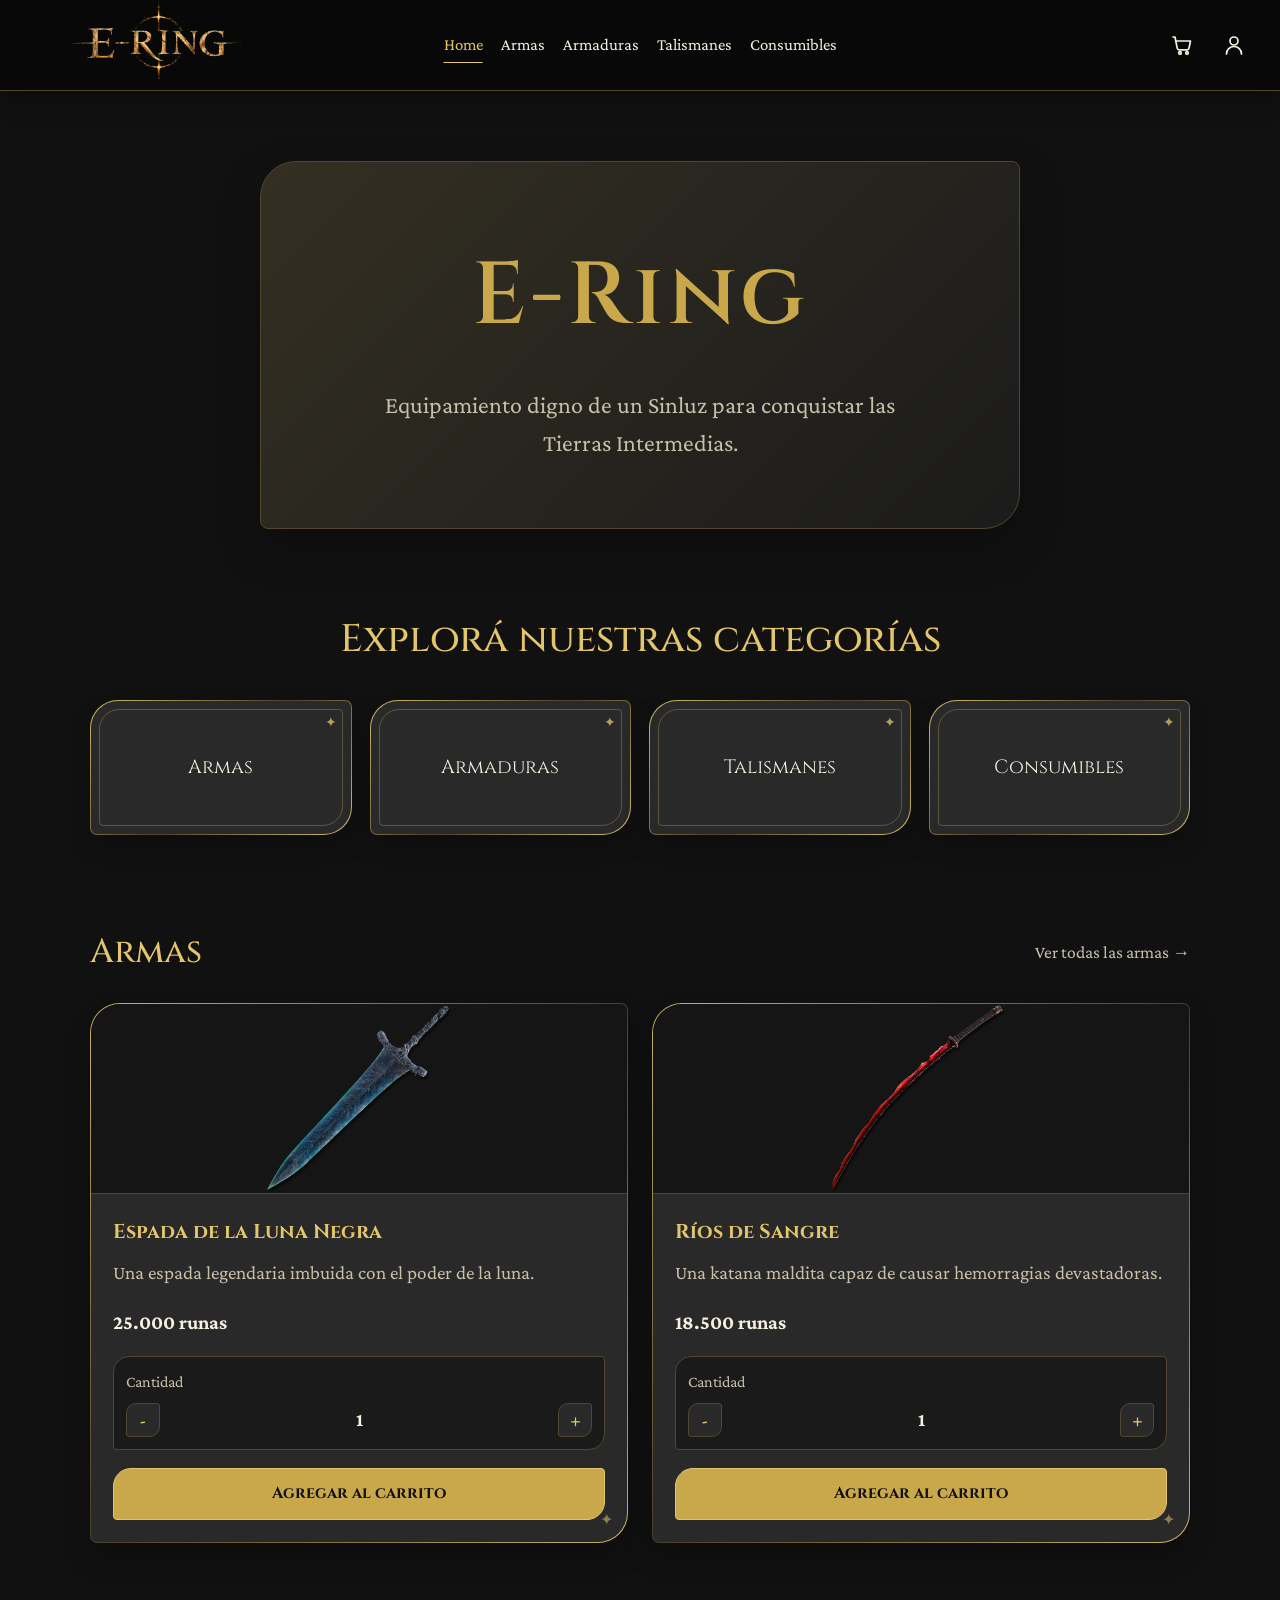
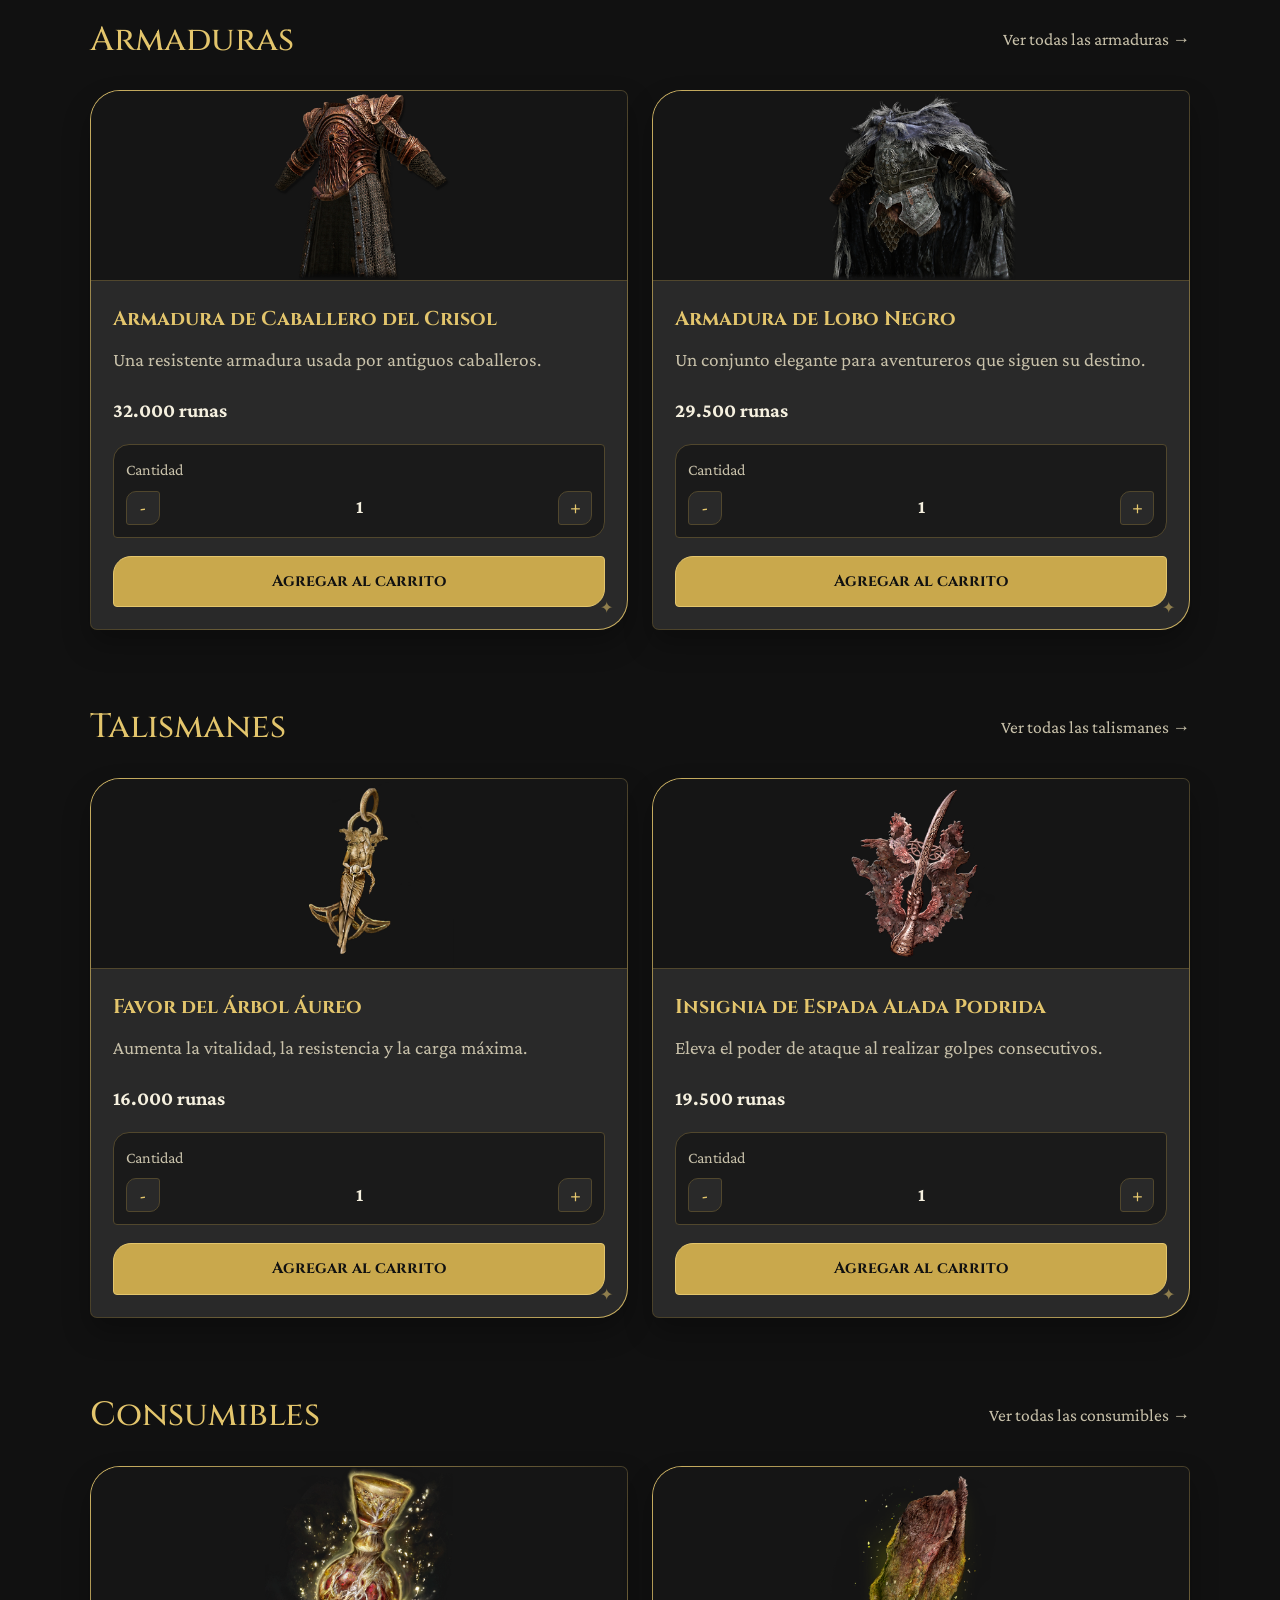
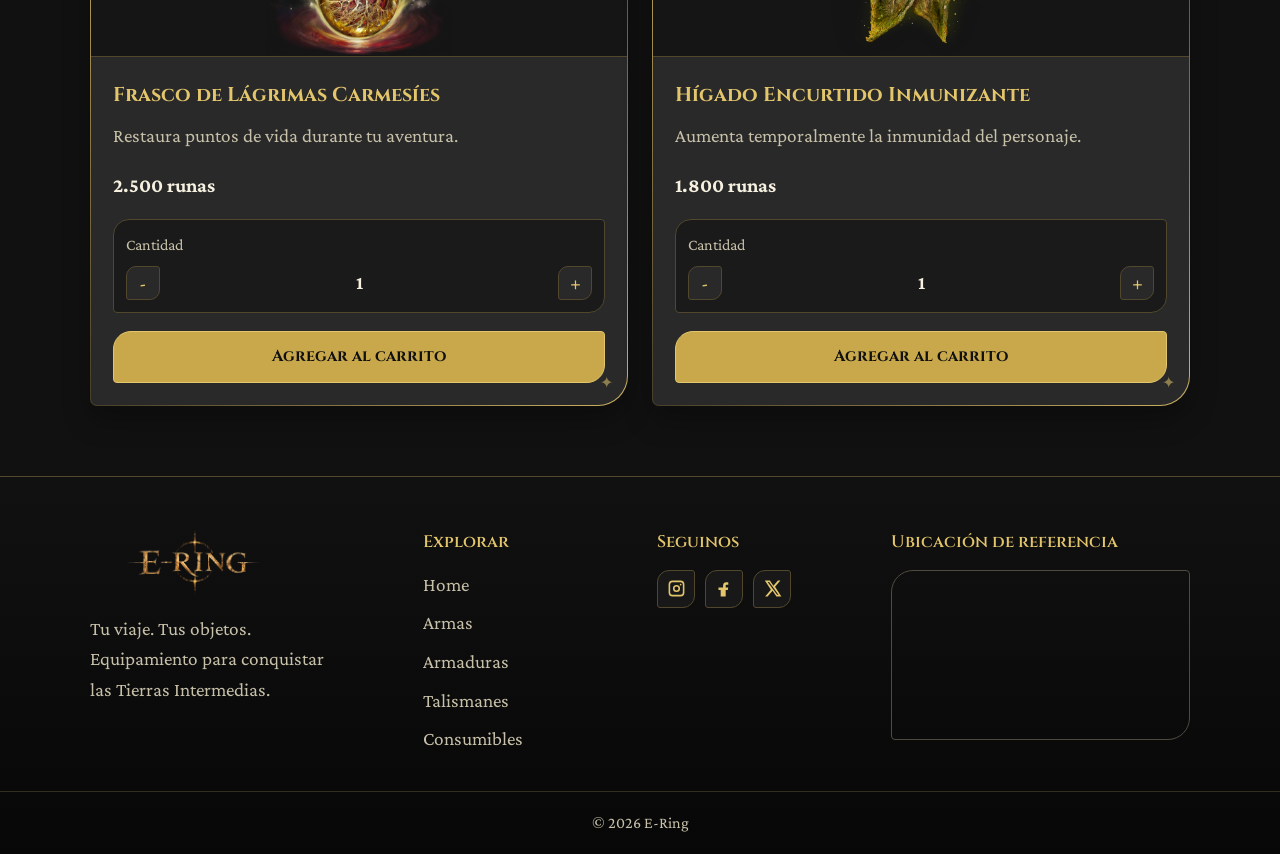
<file: index.html>
<!doctype html>
<html lang="es">
  <head>
    <meta charset="UTF-8" />
    <meta name="viewport" content="width=device-width, initial-scale=1.0" />
    <link rel="preconnect" href="https://fonts.googleapis.com" />
    <link rel="preconnect" href="https://fonts.gstatic.com" crossorigin />
    <link
      href="https://fonts.googleapis.com/css2?family=Cinzel:wght@400;500;600;700&family=Crimson+Pro:ital,wght@0,400;0,500;0,600;0,700;1,400&display=swap"
      rel="stylesheet"
    />
    <link rel="stylesheet" href="css/style.css" />
    <title>E-Ring | Inicio</title>
  </head>
  <body data-page="home">
    <header id="app-header"></header>
    <main class="main-content">
      <section class="hero-section" id="home">
        <h1 class="page-title">E-Ring</h1>
        <p class="page-subtitle">
          Equipamiento digno de un Sinluz para conquistar las Tierras
          Intermedias.
        </p>
      </section>
      <section class="categories-section" id="categories">
        <h2 class="section-title">Explorá nuestras categorías</h2>
        <ul class="category-list">
          <li class="category-item">
            <a class="category-card" href="pages/categorias/armas.html">
              Armas
            </a>
          </li>
          <li class="category-item">
            <a class="category-card" href="pages/categorias/armaduras.html">
              Armaduras
            </a>
          </li>
          <li class="category-item">
            <a class="category-card" href="pages/categorias/talismanes.html">
              Talismanes
            </a>
          </li>
          <li class="category-item">
            <a class="category-card" href="pages/categorias/consumibles.html">
              Consumibles
            </a>
          </li>
        </ul>
      </section>
      <section class="home-products-section" id="home-products"></section>
    </main>
    <footer class="site-footer">
      <div class="footer-content">
        <section>
          <a href="index.html" aria-label="Ir al inicio de E-Ring">
            <img
              class="footer-logo"
              src="img/logo-e-ring.png"
              alt="Logo de E-Ring"
            />
          </a>
          <p class="footer-brand-text">
            Tu viaje. Tus objetos. Equipamiento para conquistar las Tierras
            Intermedias.
          </p>
        </section>
        <nav aria-label="Navegación del pie de página">
          <h2 class="footer-column-title">Explorar</h2>
          <ul class="footer-links">
            <li><a class="footer-link" href="index.html">Home</a></li>
            <li>
              <a class="footer-link" href="pages/categorias/armas.html"
                >Armas</a
              >
            </li>
            <li>
              <a class="footer-link" href="pages/categorias/armaduras.html"
                >Armaduras</a
              >
            </li>
            <li>
              <a class="footer-link" href="pages/categorias/talismanes.html"
                >Talismanes</a
              >
            </li>
            <li>
              <a class="footer-link" href="pages/categorias/consumibles.html"
                >Consumibles</a
              >
            </li>
          </ul>
        </nav>
        <section>
          <h2 class="footer-column-title">Seguinos</h2>
          <div class="social-links">
            <a
              class="social-link"
              href="https://www.instagram.com/"
              target="_blank"
              rel="noopener noreferrer"
              aria-label="Instagram de E-Ring"
            >
              <svg viewBox="0 0 24 24" aria-hidden="true">
                <path
                  d="M7 2h10a5 5 0 0 1 5 5v10a5 5 0 0 1-5 5H7a5 5 0 0 1-5-5V7a5 5 0 0 1 5-5Zm0 2a3 3 0 0 0-3 3v10a3 3 0 0 0 3 3h10a3 3 0 0 0 3-3V7a3 3 0 0 0-3-3H7Zm5 3.5A4.5 4.5 0 1 1 7.5 12 4.5 4.5 0 0 1 12 7.5Zm0 2A2.5 2.5 0 1 0 14.5 12 2.5 2.5 0 0 0 12 9.5Zm5.25-3.6a1.1 1.1 0 1 1-1.1 1.1 1.1 1.1 0 0 1 1.1-1.1Z"
                />
              </svg>
            </a>
            <a
              class="social-link"
              href="https://www.facebook.com/"
              target="_blank"
              rel="noopener noreferrer"
              aria-label="Facebook de E-Ring"
            >
              <svg viewBox="0 0 24 24" aria-hidden="true">
                <path
                  d="M13.5 22v-8h2.75l.41-3.2H13.5V8.75c0-.93.26-1.56 1.6-1.56h1.71V4.33c-.3-.04-1.31-.13-2.49-.13-2.46 0-4.14 1.5-4.14 4.25v2.35H4.4V14h2.78v8h6.32Z"
                />
              </svg>
            </a>
            <a
              class="social-link"
              href="https://x.com/"
              target="_blank"
              rel="noopener noreferrer"
              aria-label="X de E-Ring"
            >
              <svg viewBox="0 0 24 24" aria-hidden="true">
                <path
                  d="M18.9 2H22l-6.77 7.74L23.2 22h-6.24l-4.89-7.13L5.83 22H2.7l7.24-8.28L2.3 2h6.4l4.42 6.5L18.9 2Zm-1.1 18h1.73L7.76 3.9H5.9L17.8 20Z"
                />
              </svg>
            </a>
          </div>
        </section>
        <section>
          <h2 class="footer-column-title">Ubicación de referencia</h2>
          <iframe
            class="footer-map"
            title="Mapa de Buenos Aires, Argentina"
            src="https://www.google.com/maps?q=Buenos%20Aires,%20Argentina&z=12&output=embed"
            loading="lazy"
          ></iframe>
        </section>
      </div>
      <div class="footer-bottom">
        <p>&copy; 2026 E-Ring</p>
      </div>
    </footer>
    <script type="module" src="js/main.js"></script>
  </body>
</html>
</file>
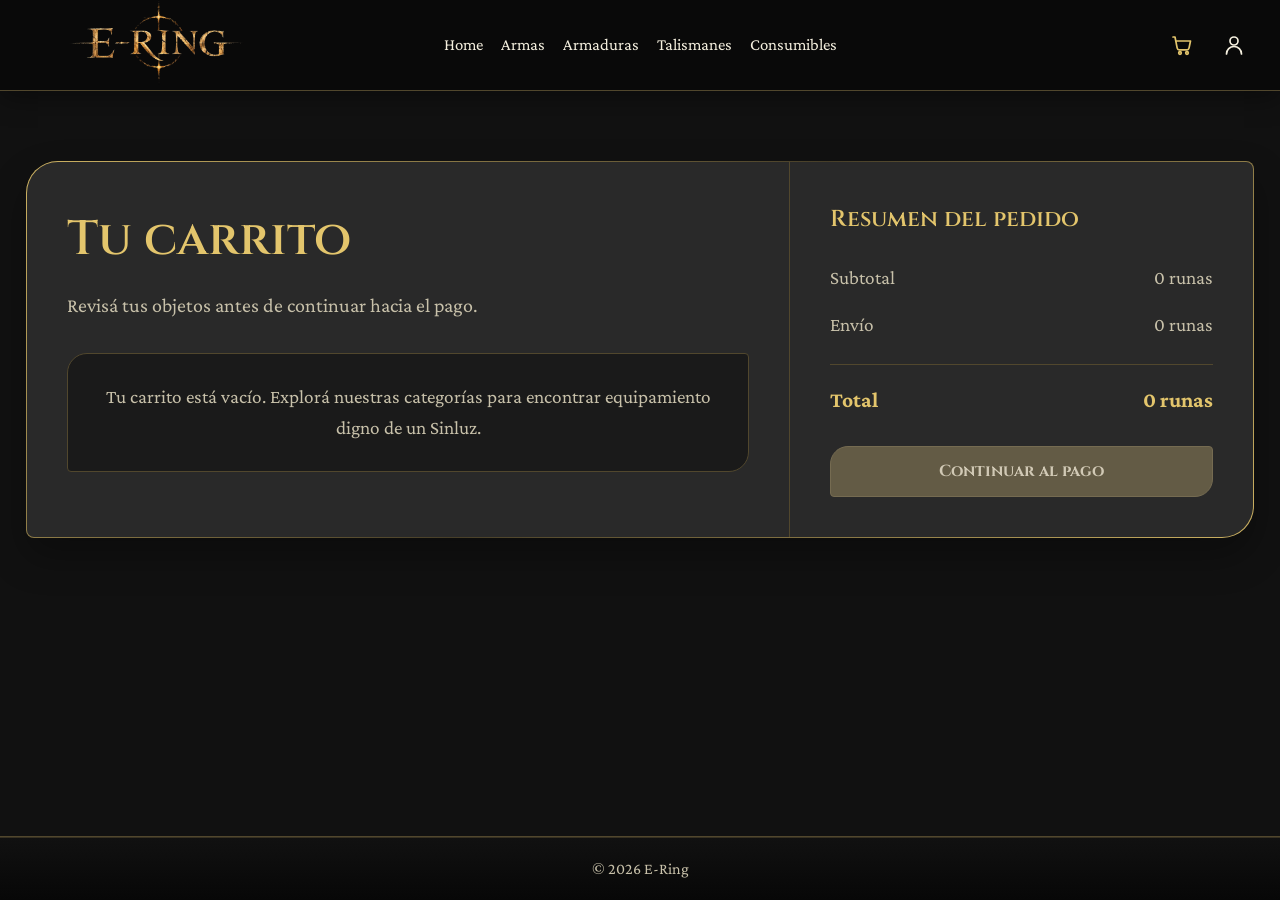
<file: pages/carrito/carrito.html>
<!doctype html>
<html lang="es">
  <head>
    <meta charset="UTF-8" />
    <meta name="viewport" content="width=device-width, initial-scale=1.0" />
    <link rel="preconnect" href="https://fonts.googleapis.com" />
    <link rel="preconnect" href="https://fonts.gstatic.com" crossorigin />
    <link
      href="https://fonts.googleapis.com/css2?family=Cinzel:wght@400;500;600;700&family=Crimson+Pro:ital,wght@0,400;0,500;0,600;0,700;1,400&display=swap"
      rel="stylesheet"
    />
    <link rel="stylesheet" href="../../css/style.css" />
    <title>E-Ring | Carrito</title>
  </head>
  <body data-page="cart">
    <header id="app-header"></header>
    <main class="main-content cart-page">
      <div class="cart-layout">
        <section class="cart-products-section" aria-labelledby="cart-title">
          <h1 class="cart-title" id="cart-title">Tu carrito</h1>
          <p class="cart-description">
            Revisá tus objetos antes de continuar hacia el pago.
          </p>
          <p class="empty-cart-message" id="empty-cart-message" hidden>
            Tu carrito está vacío. Explorá nuestras categorías para encontrar
            equipamiento digno de un Sinluz.
          </p>
          <div class="cart-items" id="cart-items"></div>
        </section>
        <aside class="cart-summary" aria-labelledby="summary-title">
          <h2 class="cart-summary-title" id="summary-title">
            Resumen del pedido
          </h2>
          <dl class="cart-summary-list">
            <div class="cart-summary-row">
              <dt>Subtotal</dt>
              <dd id="cart-subtotal">0 runas</dd>
            </div>
            <div class="cart-summary-row">
              <dt>Envío</dt>
              <dd id="cart-shipping">0 runas</dd>
            </div>
            <div class="cart-summary-total">
              <dt>Total</dt>
              <dd id="cart-total">0 runas</dd>
            </div>
          </dl>
          <button class="checkout-button" type="button">
            Continuar al pago
          </button>
          <p class="checkout-message" id="checkout-message" hidden>
            Tu compra fue realizada correctamente. ¡Que la Gracia guíe tu
            camino!
          </p>
        </aside>
      </div>
    </main>
    <footer class="site-footer">
      <div class="footer-bottom">
        <p>&copy; 2026 E-Ring</p>
      </div>
    </footer>
    <script type="module" src="../../js/main.js"></script>
  </body>
</html>
</file>
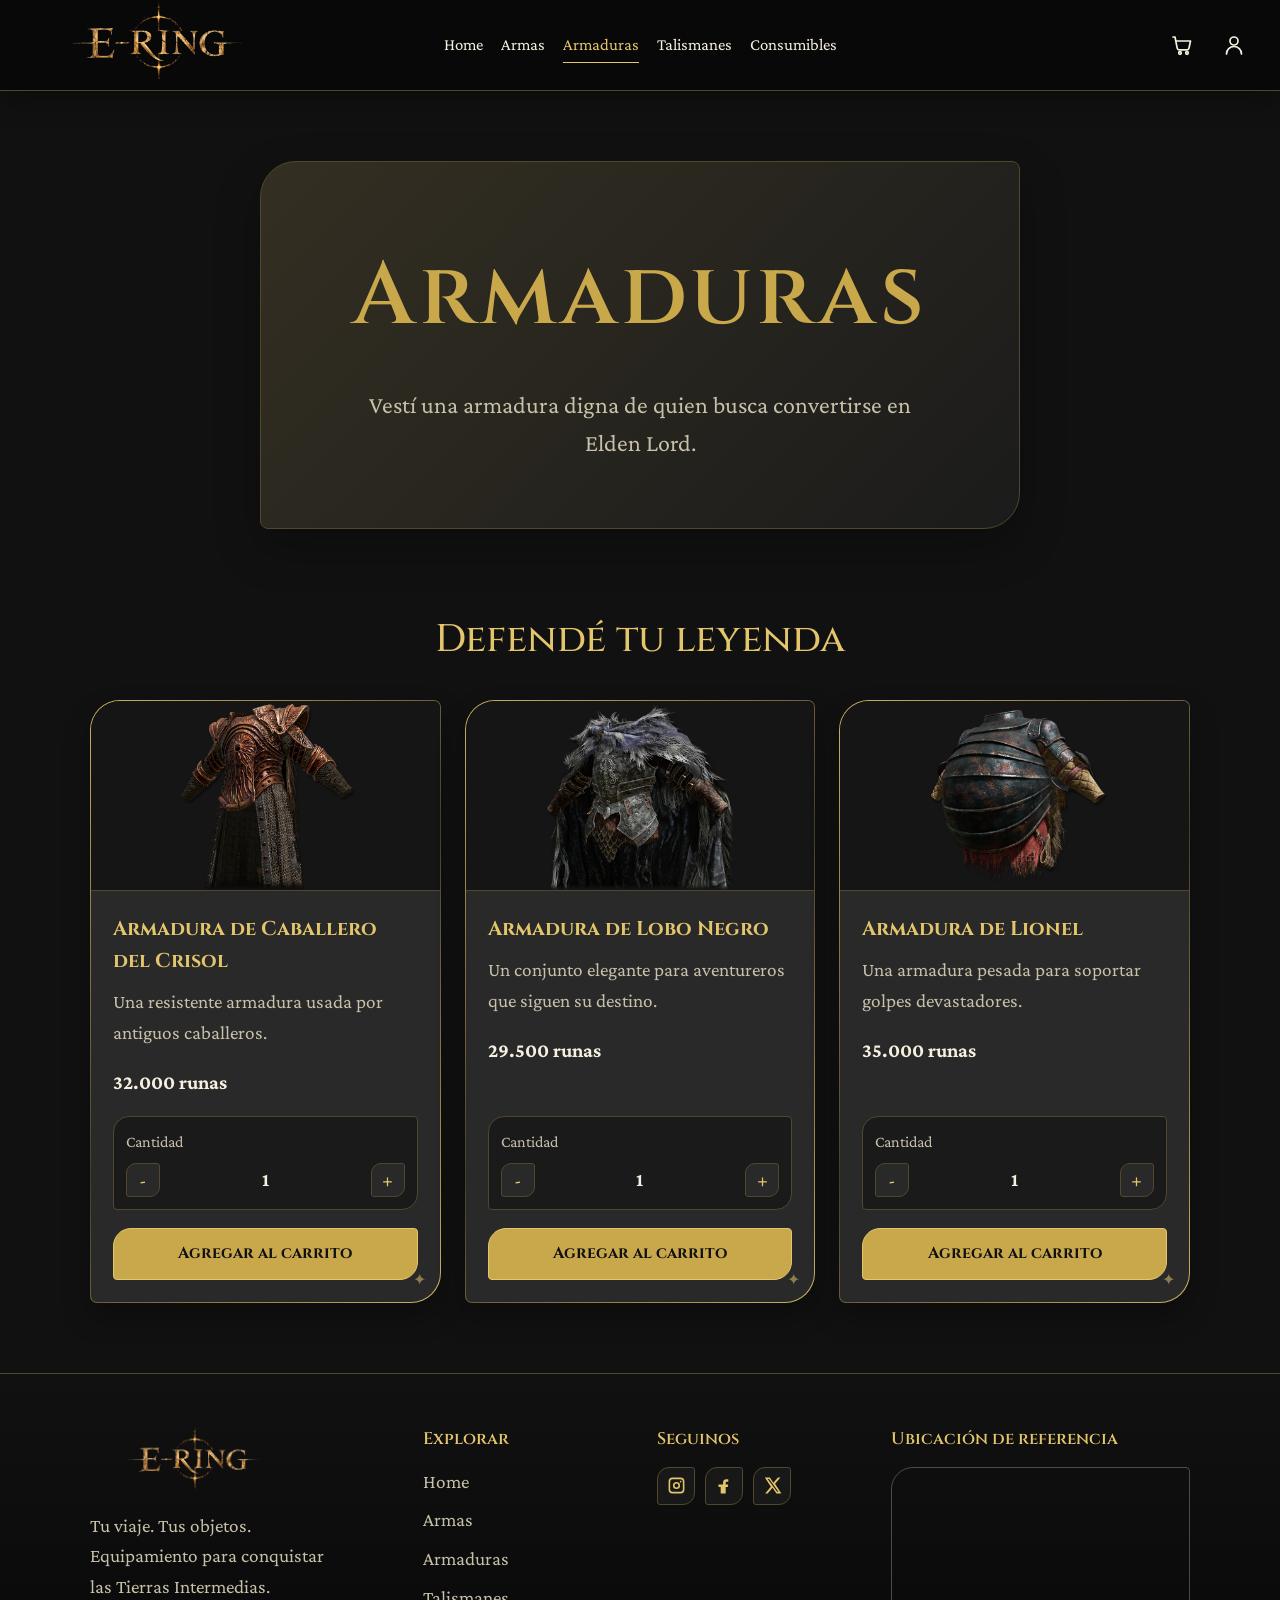
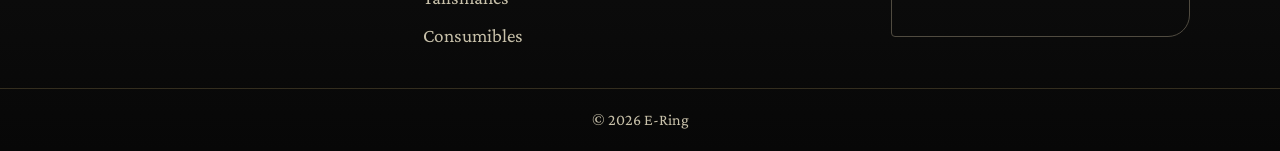
<file: pages/categorias/armaduras.html>
<!doctype html>
<html lang="es">
  <head>
    <meta charset="UTF-8" />
    <meta name="viewport" content="width=device-width, initial-scale=1.0" />
    <link rel="preconnect" href="https://fonts.googleapis.com" />
    <link rel="preconnect" href="https://fonts.gstatic.com" crossorigin />
    <link
      href="https://fonts.googleapis.com/css2?family=Cinzel:wght@400;500;600;700&family=Crimson+Pro:ital,wght@0,400;0,500;0,600;0,700;1,400&display=swap"
      rel="stylesheet"
    />
    <link rel="stylesheet" href="../../css/style.css" />
    <title>E-Ring | Armaduras</title>
  </head>
  <body data-page="category" data-category="armaduras">
    <header id="app-header"></header>
    <main class="main-content">
      <section class="hero-section">
        <h1 class="page-title">Armaduras</h1>
        <p class="page-subtitle">
          Vestí una armadura digna de quien busca convertirse en Elden Lord.
        </p>
      </section>
      <section class="products-section">
        <h2 class="section-title">Defendé tu leyenda</h2>
        <div class="product-grid"></div>
      </section>
    </main>
    <footer class="site-footer">
      <div class="footer-content">
        <section>
          <a href="../../index.html" aria-label="Ir al inicio de E-Ring">
            <img
              class="footer-logo"
              src="../../img/logo-e-ring.png"
              alt="Logo de E-Ring"
            />
          </a>
          <p class="footer-brand-text">
            Tu viaje. Tus objetos. Equipamiento para conquistar las Tierras
            Intermedias.
          </p>
        </section>
        <nav aria-label="Navegación del pie de página">
          <h2 class="footer-column-title">Explorar</h2>
          <ul class="footer-links">
            <li><a class="footer-link" href="../../index.html">Home</a></li>
            <li><a class="footer-link" href="armas.html">Armas</a></li>
            <li><a class="footer-link" href="armaduras.html">Armaduras</a></li>
            <li>
              <a class="footer-link" href="talismanes.html">Talismanes</a>
            </li>
            <li>
              <a class="footer-link" href="consumibles.html">Consumibles</a>
            </li>
          </ul>
        </nav>
        <section>
          <h2 class="footer-column-title">Seguinos</h2>
          <div class="social-links">
            <a
              class="social-link"
              href="https://www.instagram.com/"
              target="_blank"
              rel="noopener noreferrer"
              aria-label="Instagram de E-Ring"
            >
              <svg viewBox="0 0 24 24" aria-hidden="true">
                <path
                  d="M7 2h10a5 5 0 0 1 5 5v10a5 5 0 0 1-5 5H7a5 5 0 0 1-5-5V7a5 5 0 0 1 5-5Zm0 2a3 3 0 0 0-3 3v10a3 3 0 0 0 3 3h10a3 3 0 0 0 3-3V7a3 3 0 0 0-3-3H7Zm5 3.5A4.5 4.5 0 1 1 7.5 12 4.5 4.5 0 0 1 12 7.5Zm0 2A2.5 2.5 0 1 0 14.5 12 2.5 2.5 0 0 0 12 9.5Zm5.25-3.6a1.1 1.1 0 1 1-1.1 1.1 1.1 1.1 0 0 1 1.1-1.1Z"
                />
              </svg>
            </a>
            <a
              class="social-link"
              href="https://www.facebook.com/"
              target="_blank"
              rel="noopener noreferrer"
              aria-label="Facebook de E-Ring"
            >
              <svg viewBox="0 0 24 24" aria-hidden="true">
                <path
                  d="M13.5 22v-8h2.75l.41-3.2H13.5V8.75c0-.93.26-1.56 1.6-1.56h1.71V4.33c-.3-.04-1.31-.13-2.49-.13-2.46 0-4.14 1.5-4.14 4.25v2.35H4.4V14h2.78v8h6.32Z"
                />
              </svg>
            </a>
            <a
              class="social-link"
              href="https://x.com/"
              target="_blank"
              rel="noopener noreferrer"
              aria-label="X de E-Ring"
            >
              <svg viewBox="0 0 24 24" aria-hidden="true">
                <path
                  d="M18.9 2H22l-6.77 7.74L23.2 22h-6.24l-4.89-7.13L5.83 22H2.7l7.24-8.28L2.3 2h6.4l4.42 6.5L18.9 2Zm-1.1 18h1.73L7.76 3.9H5.9L17.8 20Z"
                />
              </svg>
            </a>
          </div>
        </section>
        <section>
          <h2 class="footer-column-title">Ubicación de referencia</h2>
          <iframe
            class="footer-map"
            title="Mapa de Buenos Aires, Argentina"
            src="https://www.google.com/maps?q=Buenos%20Aires,%20Argentina&z=12&output=embed"
            loading="lazy"
          ></iframe>
        </section>
      </div>
      <div class="footer-bottom">
        <p>&copy; 2026 E-Ring</p>
      </div>
    </footer>
    <script type="module" src="../../js/main.js"></script>
  </body>
</html>
</file>
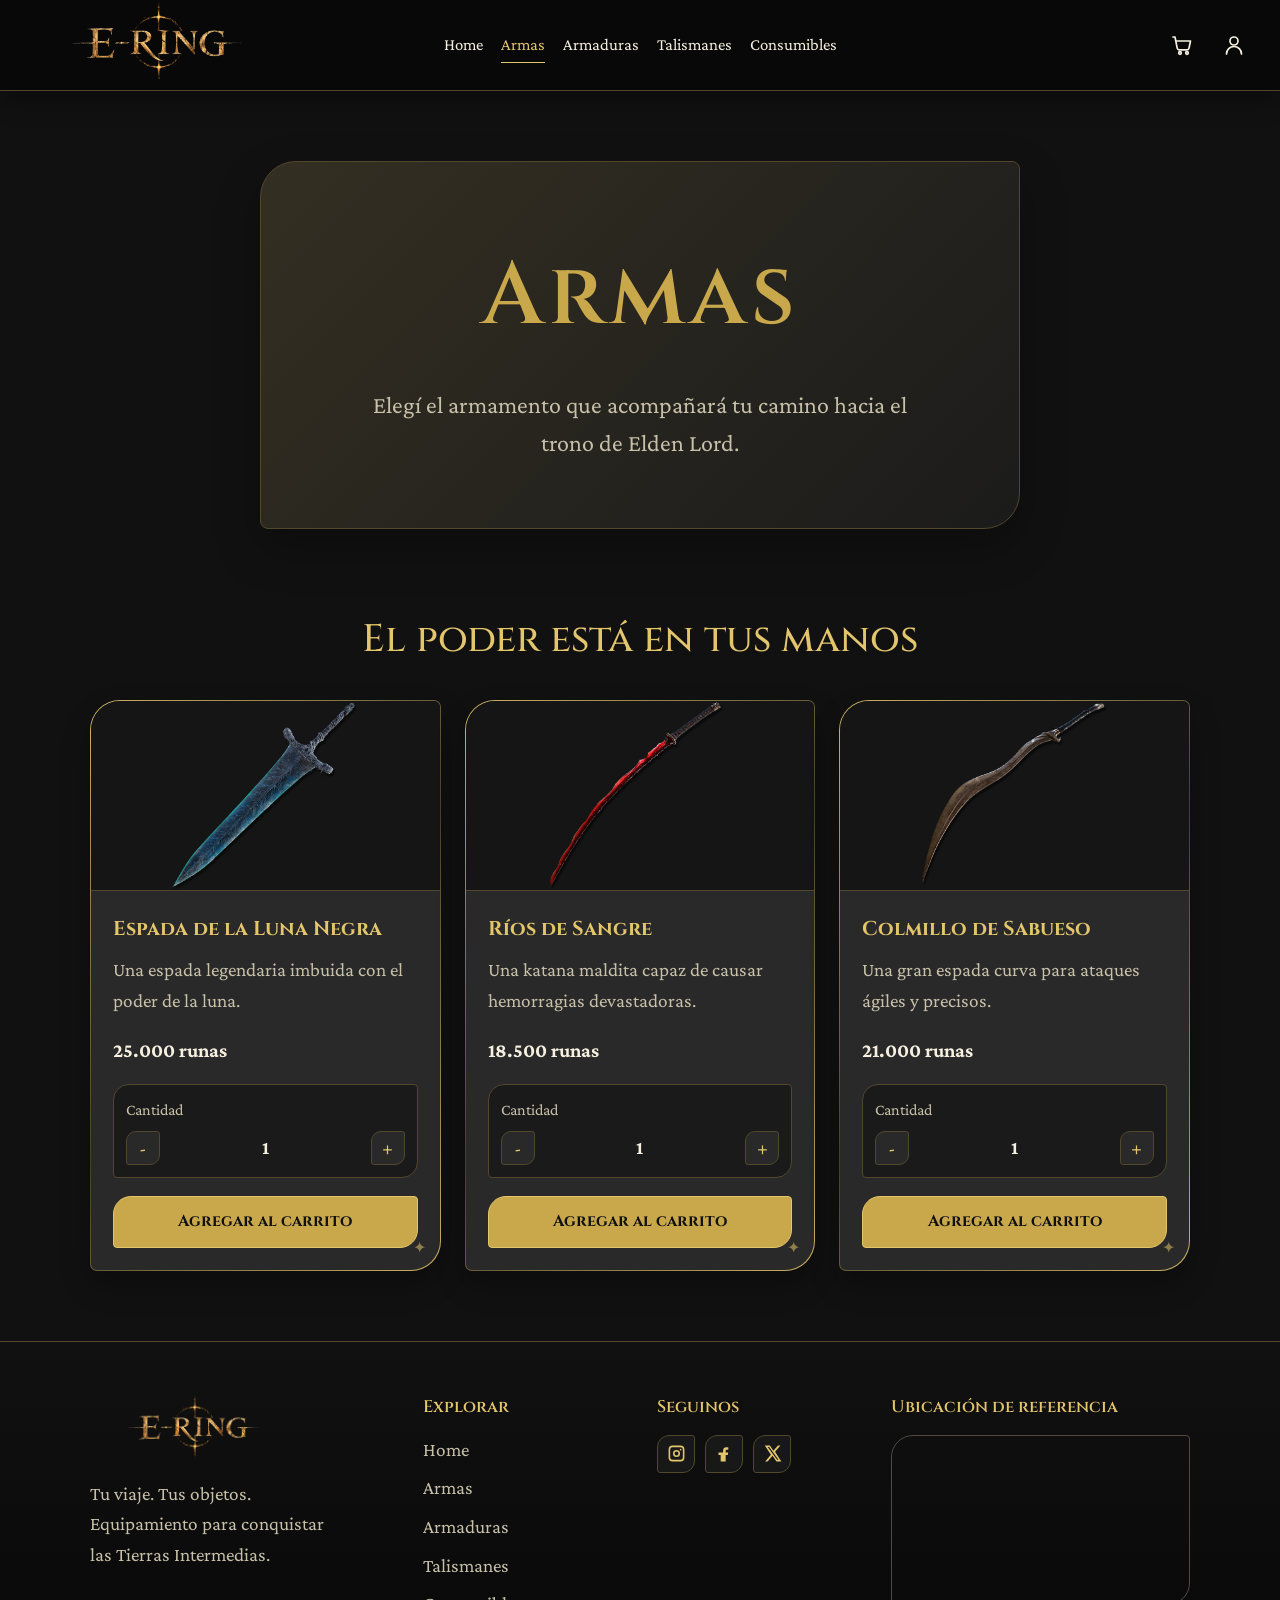
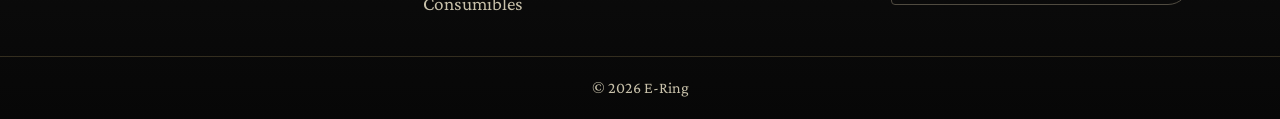
<file: pages/categorias/armas.html>
<!doctype html>
<html lang="es">
  <head>
    <meta charset="UTF-8" />
    <meta name="viewport" content="width=device-width, initial-scale=1.0" />
    <link rel="preconnect" href="https://fonts.googleapis.com" />
    <link rel="preconnect" href="https://fonts.gstatic.com" crossorigin />
    <link
      href="https://fonts.googleapis.com/css2?family=Cinzel:wght@400;500;600;700&family=Crimson+Pro:ital,wght@0,400;0,500;0,600;0,700;1,400&display=swap"
      rel="stylesheet"
    />
    <link rel="stylesheet" href="../../css/style.css" />
    <title>E-Ring | Armas</title>
  </head>
  <body data-page="category" data-category="armas">
    <header id="app-header"></header>
    <main class="main-content">
      <section class="hero-section">
        <h1 class="page-title">Armas</h1>
        <p class="page-subtitle">
          Elegí el armamento que acompañará tu camino hacia el trono de Elden
          Lord.
        </p>
      </section>
      <section class="products-section">
        <h2 class="section-title">El poder está en tus manos</h2>
        <div class="product-grid"></div>
      </section>
    </main>
    <footer class="site-footer">
      <div class="footer-content">
        <section>
          <a href="../../index.html" aria-label="Ir al inicio de E-Ring">
            <img
              class="footer-logo"
              src="../../img/logo-e-ring.png"
              alt="Logo de E-Ring"
            />
          </a>
          <p class="footer-brand-text">
            Tu viaje. Tus objetos. Equipamiento para conquistar las Tierras
            Intermedias.
          </p>
        </section>
        <nav aria-label="Navegación del pie de página">
          <h2 class="footer-column-title">Explorar</h2>
          <ul class="footer-links">
            <li><a class="footer-link" href="../../index.html">Home</a></li>
            <li><a class="footer-link" href="armas.html">Armas</a></li>
            <li><a class="footer-link" href="armaduras.html">Armaduras</a></li>
            <li>
              <a class="footer-link" href="talismanes.html">Talismanes</a>
            </li>
            <li>
              <a class="footer-link" href="consumibles.html">Consumibles</a>
            </li>
          </ul>
        </nav>
        <section>
          <h2 class="footer-column-title">Seguinos</h2>
          <div class="social-links">
            <a
              class="social-link"
              href="https://www.instagram.com/"
              target="_blank"
              rel="noopener noreferrer"
              aria-label="Instagram de E-Ring"
            >
              <svg viewBox="0 0 24 24" aria-hidden="true">
                <path
                  d="M7 2h10a5 5 0 0 1 5 5v10a5 5 0 0 1-5 5H7a5 5 0 0 1-5-5V7a5 5 0 0 1 5-5Zm0 2a3 3 0 0 0-3 3v10a3 3 0 0 0 3 3h10a3 3 0 0 0 3-3V7a3 3 0 0 0-3-3H7Zm5 3.5A4.5 4.5 0 1 1 7.5 12 4.5 4.5 0 0 1 12 7.5Zm0 2A2.5 2.5 0 1 0 14.5 12 2.5 2.5 0 0 0 12 9.5Zm5.25-3.6a1.1 1.1 0 1 1-1.1 1.1 1.1 1.1 0 0 1 1.1-1.1Z"
                />
              </svg>
            </a>
            <a
              class="social-link"
              href="https://www.facebook.com/"
              target="_blank"
              rel="noopener noreferrer"
              aria-label="Facebook de E-Ring"
            >
              <svg viewBox="0 0 24 24" aria-hidden="true">
                <path
                  d="M13.5 22v-8h2.75l.41-3.2H13.5V8.75c0-.93.26-1.56 1.6-1.56h1.71V4.33c-.3-.04-1.31-.13-2.49-.13-2.46 0-4.14 1.5-4.14 4.25v2.35H4.4V14h2.78v8h6.32Z"
                />
              </svg>
            </a>
            <a
              class="social-link"
              href="https://x.com/"
              target="_blank"
              rel="noopener noreferrer"
              aria-label="X de E-Ring"
            >
              <svg viewBox="0 0 24 24" aria-hidden="true">
                <path
                  d="M18.9 2H22l-6.77 7.74L23.2 22h-6.24l-4.89-7.13L5.83 22H2.7l7.24-8.28L2.3 2h6.4l4.42 6.5L18.9 2Zm-1.1 18h1.73L7.76 3.9H5.9L17.8 20Z"
                />
              </svg>
            </a>
          </div>
        </section>
        <section>
          <h2 class="footer-column-title">Ubicación de referencia</h2>
          <iframe
            class="footer-map"
            title="Mapa de Buenos Aires, Argentina"
            src="https://www.google.com/maps?q=Buenos%20Aires,%20Argentina&z=12&output=embed"
            loading="lazy"
          ></iframe>
        </section>
      </div>
      <div class="footer-bottom">
        <p>&copy; 2026 E-Ring</p>
      </div>
    </footer>
    <script type="module" src="../../js/main.js"></script>
  </body>
</html>
</file>
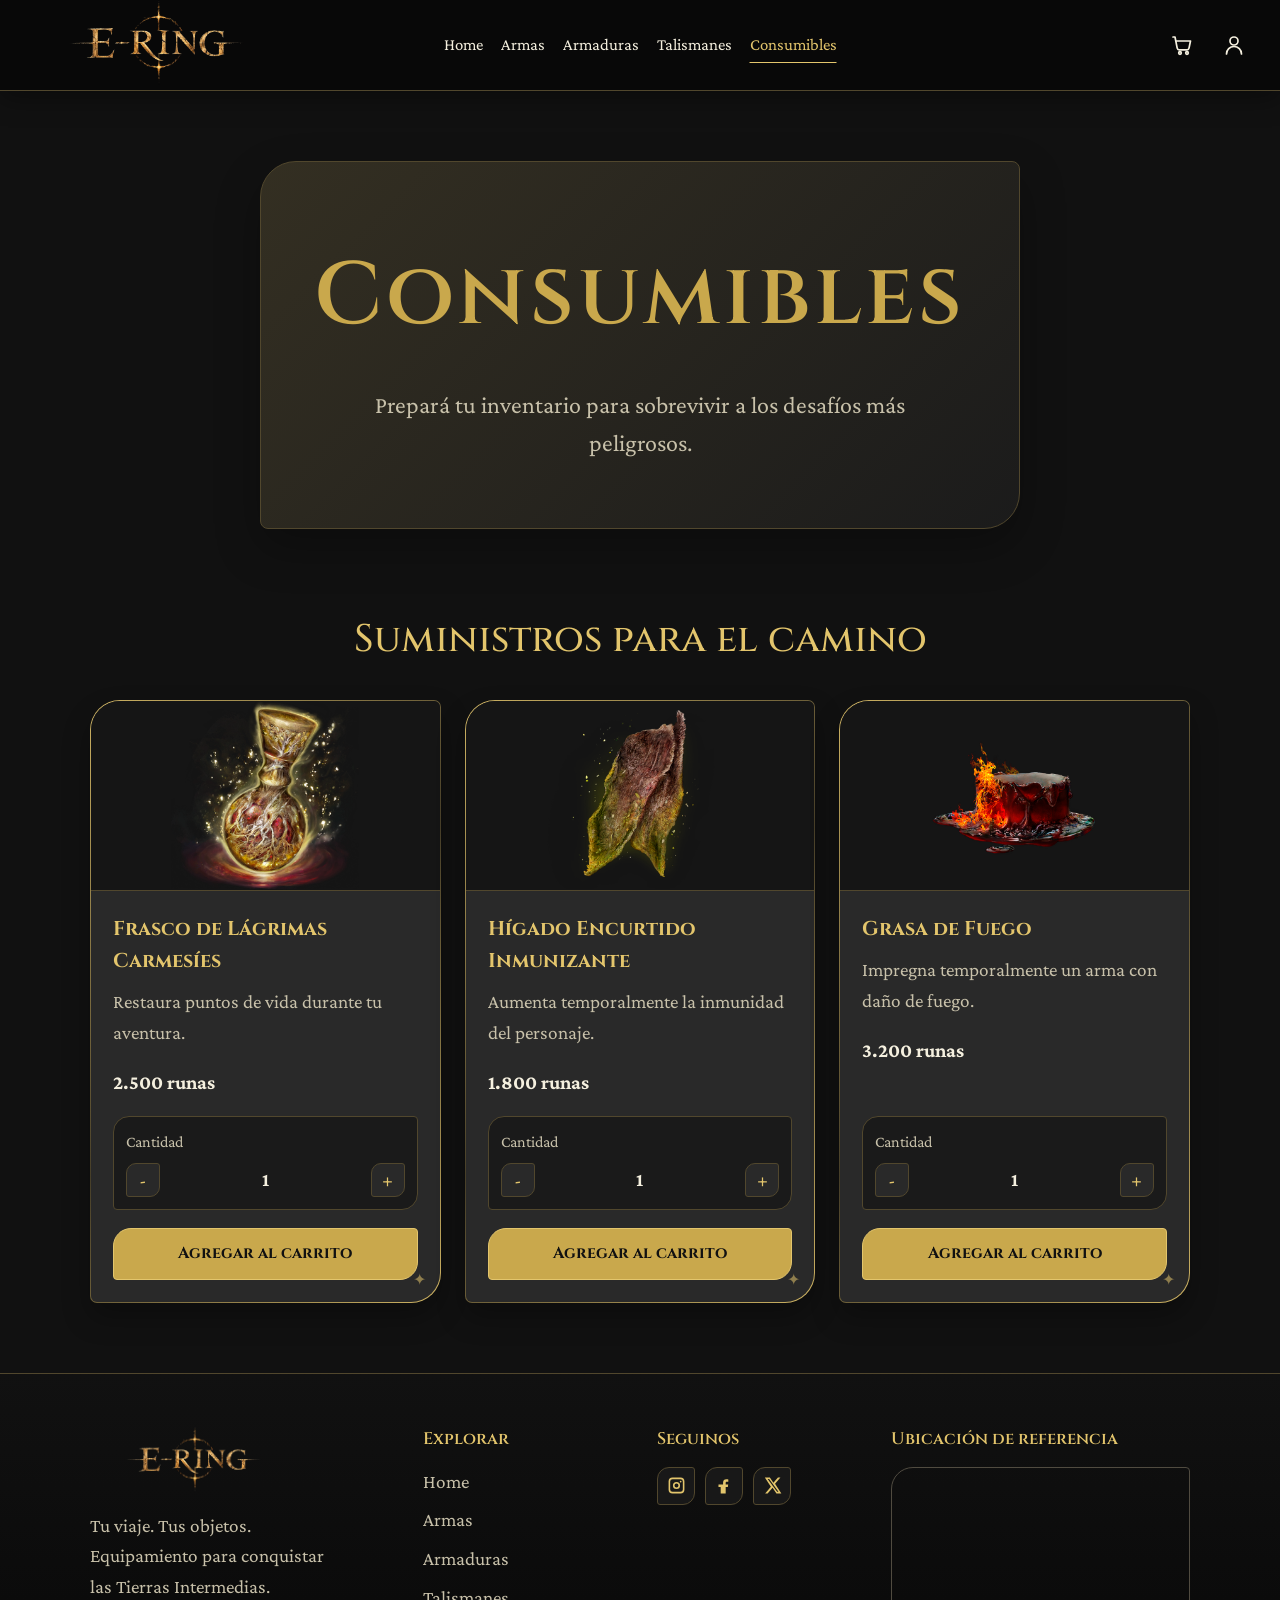
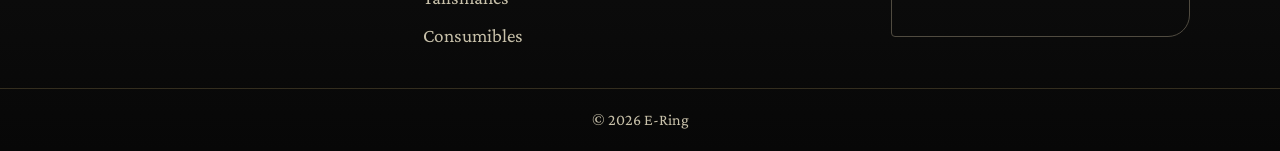
<file: pages/categorias/consumibles.html>
<!doctype html>
<html lang="es">
  <head>
    <meta charset="UTF-8" />
    <meta name="viewport" content="width=device-width, initial-scale=1.0" />
    <link rel="preconnect" href="https://fonts.googleapis.com" />
    <link rel="preconnect" href="https://fonts.gstatic.com" crossorigin />
    <link
      href="https://fonts.googleapis.com/css2?family=Cinzel:wght@400;500;600;700&family=Crimson+Pro:ital,wght@0,400;0,500;0,600;0,700;1,400&display=swap"
      rel="stylesheet"
    />
    <link rel="stylesheet" href="../../css/style.css" />
    <title>E-Ring | Consumibles</title>
  </head>
  <body data-page="category" data-category="consumibles">
    <header id="app-header"></header>
    <main class="main-content">
      <section class="hero-section">
        <h1 class="page-title">Consumibles</h1>
        <p class="page-subtitle">
          Prepará tu inventario para sobrevivir a los desafíos más peligrosos.
        </p>
      </section>
      <section class="products-section">
        <h2 class="section-title">Suministros para el camino</h2>
        <div class="product-grid"></div>
      </section>
    </main>
    <footer class="site-footer">
      <div class="footer-content">
        <section>
          <a href="../../index.html" aria-label="Ir al inicio de E-Ring">
            <img
              class="footer-logo"
              src="../../img/logo-e-ring.png"
              alt="Logo de E-Ring"
            />
          </a>
          <p class="footer-brand-text">
            Tu viaje. Tus objetos. Equipamiento para conquistar las Tierras
            Intermedias.
          </p>
        </section>
        <nav aria-label="Navegación del pie de página">
          <h2 class="footer-column-title">Explorar</h2>
          <ul class="footer-links">
            <li><a class="footer-link" href="../../index.html">Home</a></li>
            <li><a class="footer-link" href="armas.html">Armas</a></li>
            <li><a class="footer-link" href="armaduras.html">Armaduras</a></li>
            <li>
              <a class="footer-link" href="talismanes.html">Talismanes</a>
            </li>
            <li>
              <a class="footer-link" href="consumibles.html">Consumibles</a>
            </li>
          </ul>
        </nav>
        <section>
          <h2 class="footer-column-title">Seguinos</h2>
          <div class="social-links">
            <a
              class="social-link"
              href="https://www.instagram.com/"
              target="_blank"
              rel="noopener noreferrer"
              aria-label="Instagram de E-Ring"
            >
              <svg viewBox="0 0 24 24" aria-hidden="true">
                <path
                  d="M7 2h10a5 5 0 0 1 5 5v10a5 5 0 0 1-5 5H7a5 5 0 0 1-5-5V7a5 5 0 0 1 5-5Zm0 2a3 3 0 0 0-3 3v10a3 3 0 0 0 3 3h10a3 3 0 0 0 3-3V7a3 3 0 0 0-3-3H7Zm5 3.5A4.5 4.5 0 1 1 7.5 12 4.5 4.5 0 0 1 12 7.5Zm0 2A2.5 2.5 0 1 0 14.5 12 2.5 2.5 0 0 0 12 9.5Zm5.25-3.6a1.1 1.1 0 1 1-1.1 1.1 1.1 1.1 0 0 1 1.1-1.1Z"
                />
              </svg>
            </a>
            <a
              class="social-link"
              href="https://www.facebook.com/"
              target="_blank"
              rel="noopener noreferrer"
              aria-label="Facebook de E-Ring"
            >
              <svg viewBox="0 0 24 24" aria-hidden="true">
                <path
                  d="M13.5 22v-8h2.75l.41-3.2H13.5V8.75c0-.93.26-1.56 1.6-1.56h1.71V4.33c-.3-.04-1.31-.13-2.49-.13-2.46 0-4.14 1.5-4.14 4.25v2.35H4.4V14h2.78v8h6.32Z"
                />
              </svg>
            </a>
            <a
              class="social-link"
              href="https://x.com/"
              target="_blank"
              rel="noopener noreferrer"
              aria-label="X de E-Ring"
            >
              <svg viewBox="0 0 24 24" aria-hidden="true">
                <path
                  d="M18.9 2H22l-6.77 7.74L23.2 22h-6.24l-4.89-7.13L5.83 22H2.7l7.24-8.28L2.3 2h6.4l4.42 6.5L18.9 2Zm-1.1 18h1.73L7.76 3.9H5.9L17.8 20Z"
                />
              </svg>
            </a>
          </div>
        </section>
        <section>
          <h2 class="footer-column-title">Ubicación de referencia</h2>
          <iframe
            class="footer-map"
            title="Mapa de Buenos Aires, Argentina"
            src="https://www.google.com/maps?q=Buenos%20Aires,%20Argentina&z=12&output=embed"
            loading="lazy"
          ></iframe>
        </section>
      </div>
      <div class="footer-bottom">
        <p>&copy; 2026 E-Ring</p>
      </div>
    </footer>
    <script type="module" src="../../js/main.js"></script>
  </body>
</html>
</file>
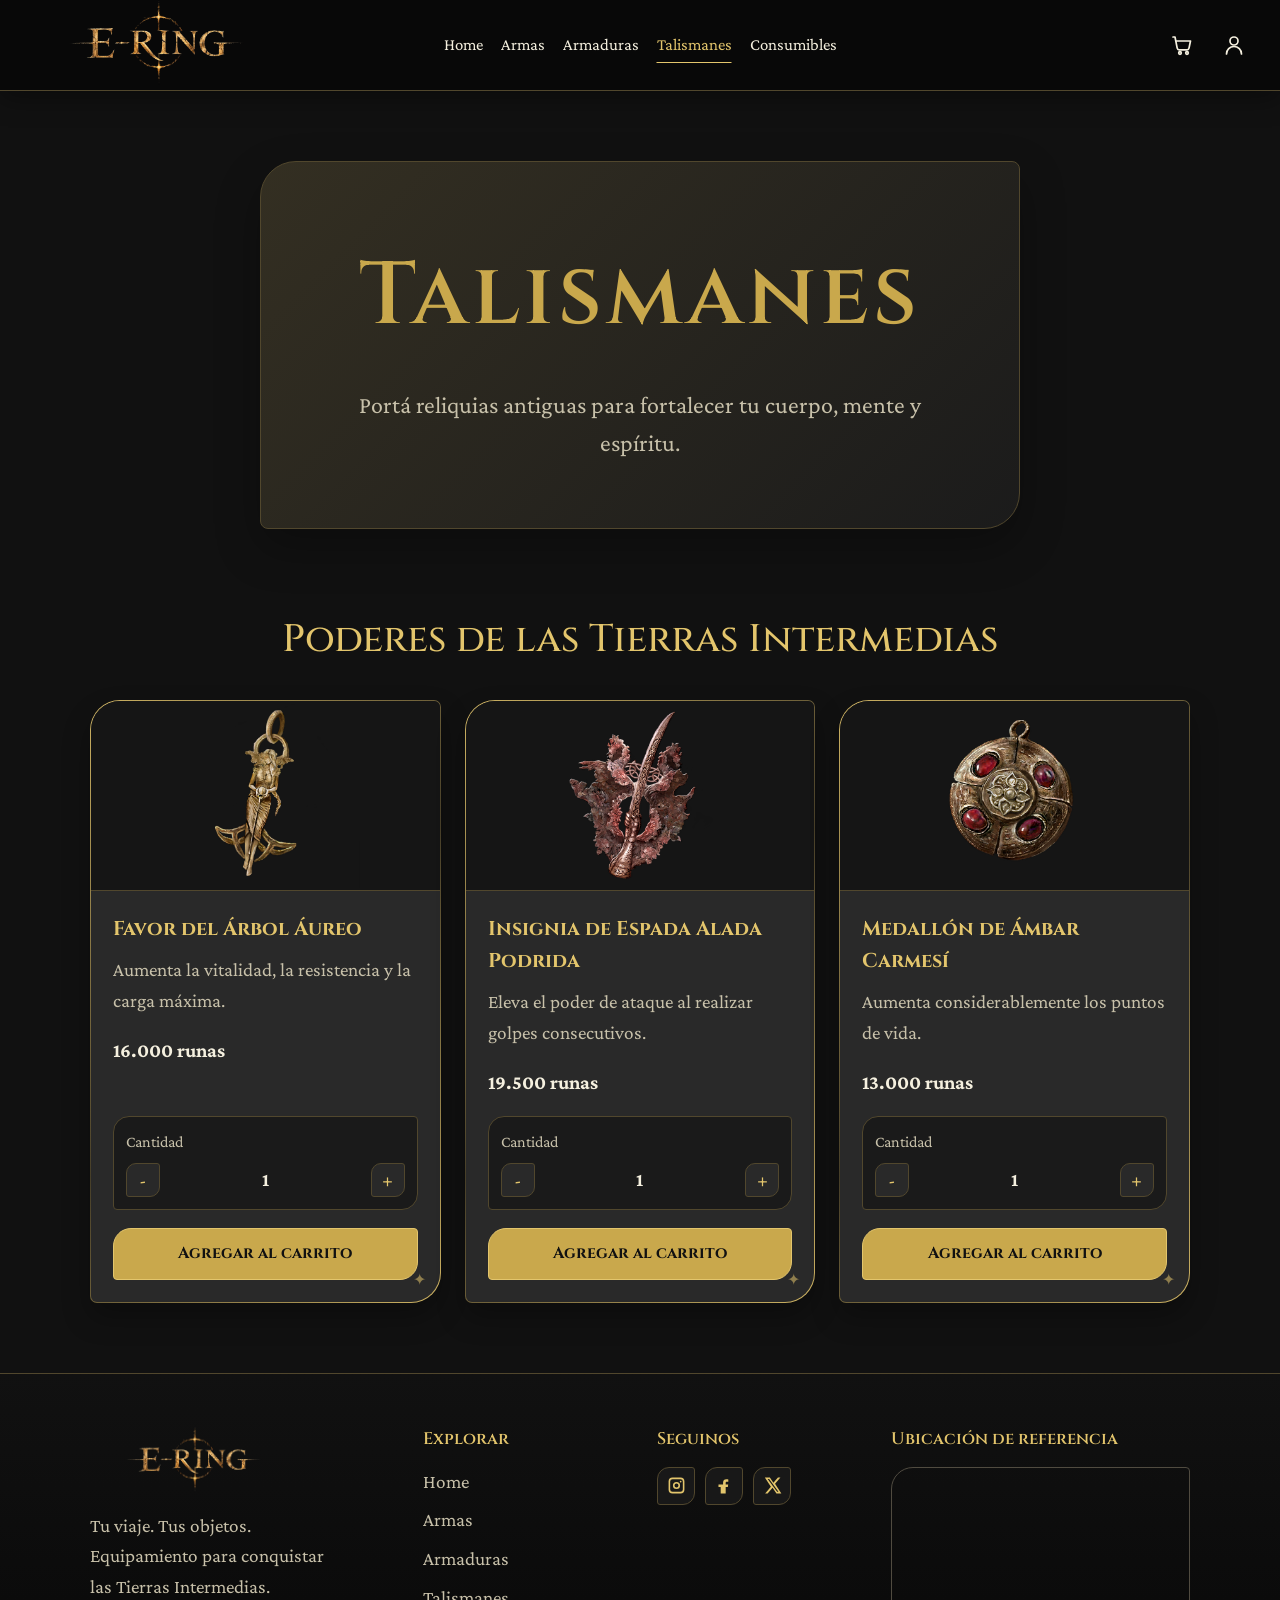
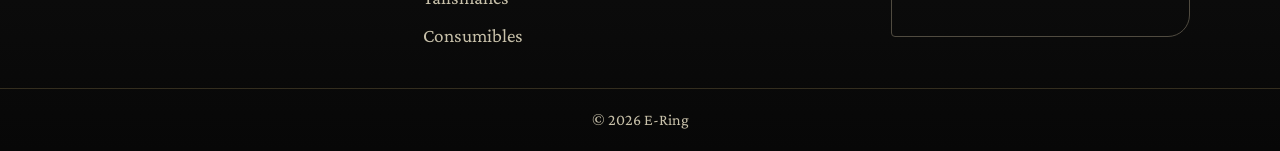
<file: pages/categorias/talismanes.html>
<!doctype html>
<html lang="es">
  <head>
    <meta charset="UTF-8" />
    <meta name="viewport" content="width=device-width, initial-scale=1.0" />
    <link rel="preconnect" href="https://fonts.googleapis.com" />
    <link rel="preconnect" href="https://fonts.gstatic.com" crossorigin />
    <link
      href="https://fonts.googleapis.com/css2?family=Cinzel:wght@400;500;600;700&family=Crimson+Pro:ital,wght@0,400;0,500;0,600;0,700;1,400&display=swap"
      rel="stylesheet"
    />
    <link rel="stylesheet" href="../../css/style.css" />
    <title>E-Ring | Talismanes</title>
  </head>
  <body data-page="category" data-category="talismanes">
    <header id="app-header"></header>
    <main class="main-content">
      <section class="hero-section">
        <h1 class="page-title">Talismanes</h1>
        <p class="page-subtitle">
          Portá reliquias antiguas para fortalecer tu cuerpo, mente y espíritu.
        </p>
      </section>
      <section class="products-section">
        <h2 class="section-title">Poderes de las Tierras Intermedias</h2>
        <div class="product-grid"></div>
      </section>
    </main>
    <footer class="site-footer">
      <div class="footer-content">
        <section>
          <a href="../../index.html" aria-label="Ir al inicio de E-Ring">
            <img
              class="footer-logo"
              src="../../img/logo-e-ring.png"
              alt="Logo de E-Ring"
            />
          </a>
          <p class="footer-brand-text">
            Tu viaje. Tus objetos. Equipamiento para conquistar las Tierras
            Intermedias.
          </p>
        </section>
        <nav aria-label="Navegación del pie de página">
          <h2 class="footer-column-title">Explorar</h2>
          <ul class="footer-links">
            <li><a class="footer-link" href="../../index.html">Home</a></li>
            <li><a class="footer-link" href="armas.html">Armas</a></li>
            <li><a class="footer-link" href="armaduras.html">Armaduras</a></li>
            <li>
              <a class="footer-link" href="talismanes.html">Talismanes</a>
            </li>
            <li>
              <a class="footer-link" href="consumibles.html">Consumibles</a>
            </li>
          </ul>
        </nav>
        <section>
          <h2 class="footer-column-title">Seguinos</h2>
          <div class="social-links">
            <a
              class="social-link"
              href="https://www.instagram.com/"
              target="_blank"
              rel="noopener noreferrer"
              aria-label="Instagram de E-Ring"
            >
              <svg viewBox="0 0 24 24" aria-hidden="true">
                <path
                  d="M7 2h10a5 5 0 0 1 5 5v10a5 5 0 0 1-5 5H7a5 5 0 0 1-5-5V7a5 5 0 0 1 5-5Zm0 2a3 3 0 0 0-3 3v10a3 3 0 0 0 3 3h10a3 3 0 0 0 3-3V7a3 3 0 0 0-3-3H7Zm5 3.5A4.5 4.5 0 1 1 7.5 12 4.5 4.5 0 0 1 12 7.5Zm0 2A2.5 2.5 0 1 0 14.5 12 2.5 2.5 0 0 0 12 9.5Zm5.25-3.6a1.1 1.1 0 1 1-1.1 1.1 1.1 1.1 0 0 1 1.1-1.1Z"
                />
              </svg>
            </a>
            <a
              class="social-link"
              href="https://www.facebook.com/"
              target="_blank"
              rel="noopener noreferrer"
              aria-label="Facebook de E-Ring"
            >
              <svg viewBox="0 0 24 24" aria-hidden="true">
                <path
                  d="M13.5 22v-8h2.75l.41-3.2H13.5V8.75c0-.93.26-1.56 1.6-1.56h1.71V4.33c-.3-.04-1.31-.13-2.49-.13-2.46 0-4.14 1.5-4.14 4.25v2.35H4.4V14h2.78v8h6.32Z"
                />
              </svg>
            </a>
            <a
              class="social-link"
              href="https://x.com/"
              target="_blank"
              rel="noopener noreferrer"
              aria-label="X de E-Ring"
            >
              <svg viewBox="0 0 24 24" aria-hidden="true">
                <path
                  d="M18.9 2H22l-6.77 7.74L23.2 22h-6.24l-4.89-7.13L5.83 22H2.7l7.24-8.28L2.3 2h6.4l4.42 6.5L18.9 2Zm-1.1 18h1.73L7.76 3.9H5.9L17.8 20Z"
                />
              </svg>
            </a>
          </div>
        </section>
        <section>
          <h2 class="footer-column-title">Ubicación de referencia</h2>
          <iframe
            class="footer-map"
            title="Mapa de Buenos Aires, Argentina"
            src="https://www.google.com/maps?q=Buenos%20Aires,%20Argentina&z=12&output=embed"
            loading="lazy"
          ></iframe>
        </section>
      </div>
      <div class="footer-bottom">
        <p>&copy; 2026 E-Ring</p>
      </div>
    </footer>
    <script type="module" src="../../js/main.js"></script>
  </body>
</html>
</file>
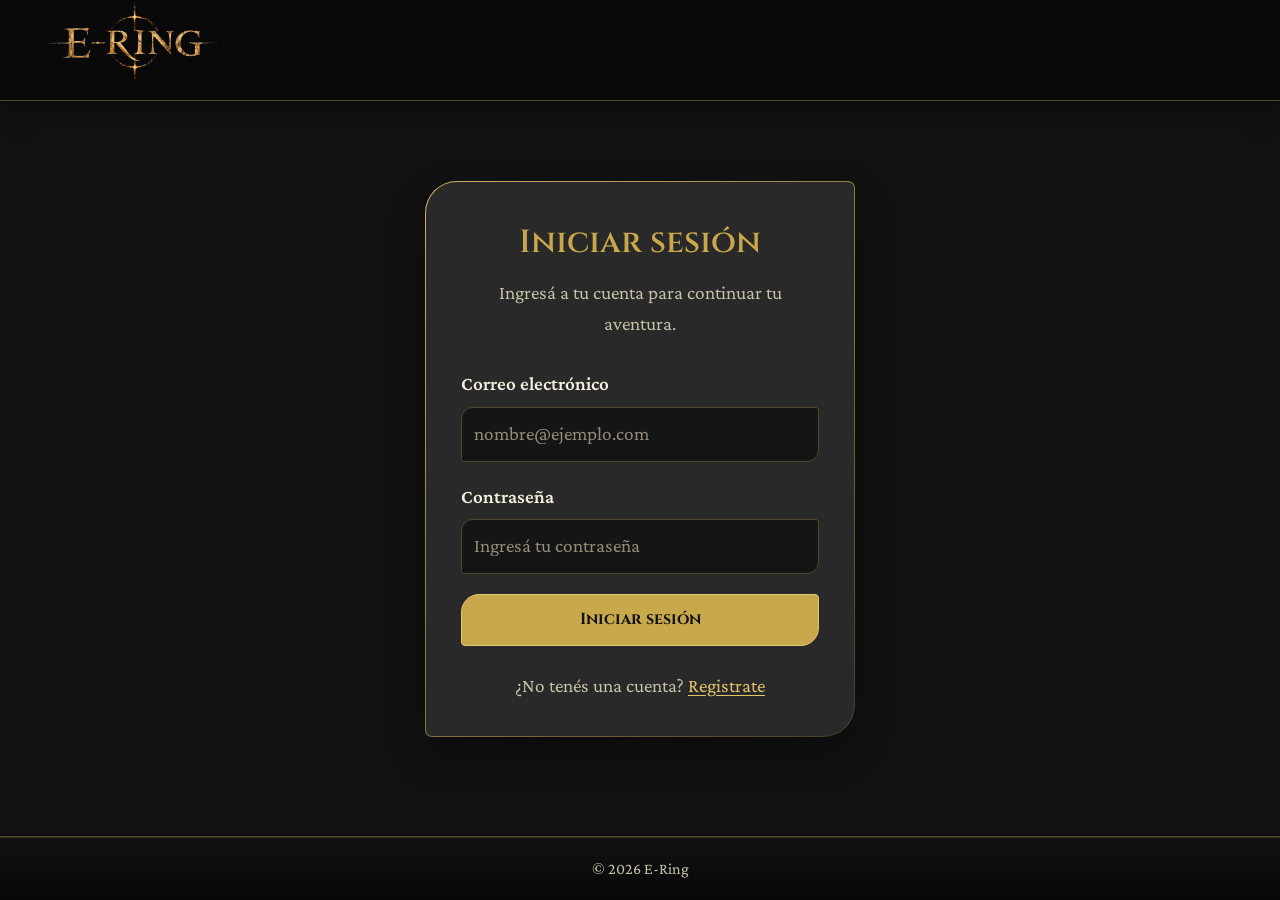
<file: pages/usuarios/login.html>
<!doctype html>
<html lang="es">
  <head>
    <meta charset="UTF-8" />
    <meta name="viewport" content="width=device-width, initial-scale=1.0" />
    <link rel="preconnect" href="https://fonts.googleapis.com" />
    <link rel="preconnect" href="https://fonts.gstatic.com" crossorigin />
    <link
      href="https://fonts.googleapis.com/css2?family=Cinzel:wght@400;500;600;700&family=Crimson+Pro:ital,wght@0,400;0,500;0,600;0,700;1,400&display=swap"
      rel="stylesheet"
    />
    <link rel="stylesheet" href="../../css/style.css" />
    <title>E-Ring | Iniciar sesión</title>
  </head>
  <body data-page="login">
    <header class="auth-header">
      <a
        class="auth-brand"
        href="../../index.html"
        aria-label="Ir al inicio de E-Ring"
      >
        <img class="brand-logo" src="../../img/logo-e-ring.png" alt="" />
      </a>
    </header>
    <main class="auth-main">
      <section class="auth-card" aria-labelledby="login-title">
        <h1 class="auth-title" id="login-title">Iniciar sesión</h1>
        <p class="auth-description">
          Ingresá a tu cuenta para continuar tu aventura.
        </p>
        <form class="auth-form" method="post" action="#">
          <div class="form-group">
            <label for="email">Correo electrónico</label>
            <input
              type="email"
              id="email"
              name="email"
              autocomplete="email"
              placeholder="nombre@ejemplo.com"
              required
            />
          </div>
          <div class="form-group">
            <label for="password">Contraseña</label>
            <input
              type="password"
              id="password"
              name="password"
              autocomplete="current-password"
              placeholder="Ingresá tu contraseña"
              required
            />
          </div>
          <button class="auth-button" type="submit">Iniciar sesión</button>
        </form>
        <p class="auth-switch">
          ¿No tenés una cuenta?
          <a href="registro.html">Registrate</a>
        </p>
      </section>
    </main>
    <footer class="site-footer">
      <div class="footer-bottom">
        <p>&copy; 2026 E-Ring</p>
      </div>
    </footer>
    <script type="module" src="../../js/main.js"></script>
  </body>
</html>
</file>
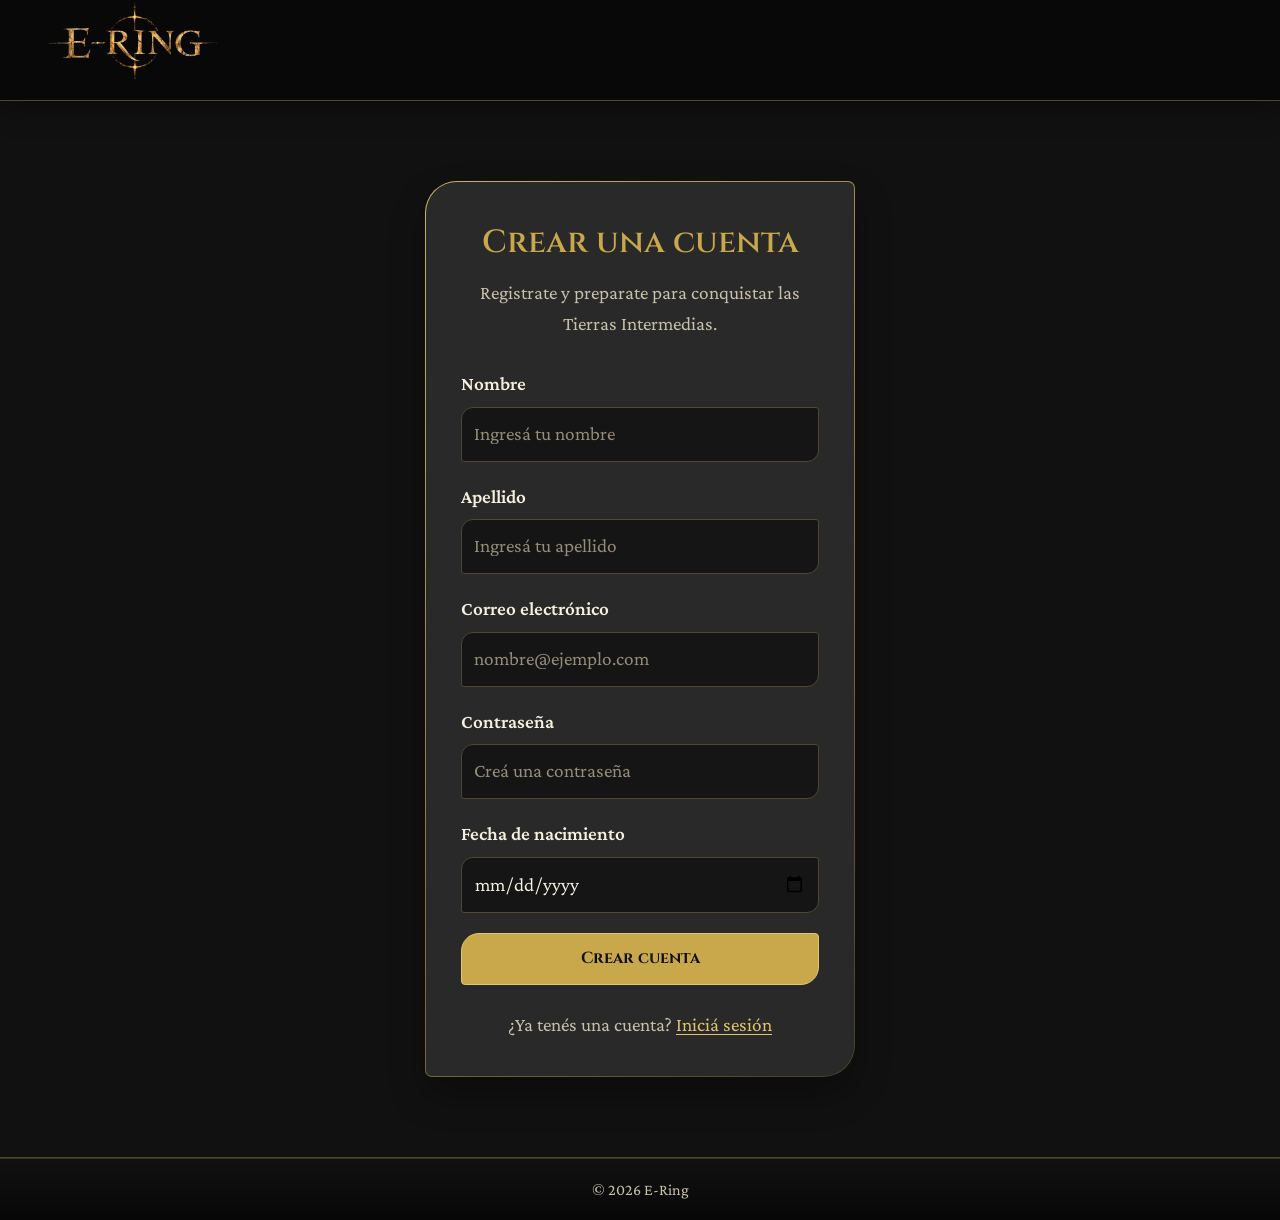
<file: pages/usuarios/registro.html>
<!doctype html>
<html lang="es">
  <head>
    <meta charset="UTF-8" />
    <meta name="viewport" content="width=device-width, initial-scale=1.0" />
    <link rel="preconnect" href="https://fonts.googleapis.com" />
    <link rel="preconnect" href="https://fonts.gstatic.com" crossorigin />
    <link
      href="https://fonts.googleapis.com/css2?family=Cinzel:wght@400;500;600;700&family=Crimson+Pro:ital,wght@0,400;0,500;0,600;0,700;1,400&display=swap"
      rel="stylesheet"
    />
    <link rel="stylesheet" href="../../css/style.css" />
    <title>E-Ring | Registrarse</title>
  </head>
  <body data-page="register">
    <header class="auth-header">
      <a
        class="auth-brand"
        href="../../index.html"
        aria-label="Ir al inicio de E-Ring"
      >
        <img class="brand-logo" src="../../img/logo-e-ring.png" alt="" />
      </a>
    </header>
    <main class="auth-main">
      <section class="auth-card" aria-labelledby="register-title">
        <h1 class="auth-title" id="register-title">Crear una cuenta</h1>
        <p class="auth-description">
          Registrate y preparate para conquistar las Tierras Intermedias.
        </p>
        <form class="auth-form" method="post" action="#">
          <div class="form-group">
            <label for="first-name">Nombre</label>
            <input
              type="text"
              id="first-name"
              name="first-name"
              autocomplete="given-name"
              placeholder="Ingresá tu nombre"
              required
            />
          </div>
          <div class="form-group">
            <label for="last-name">Apellido</label>
            <input
              type="text"
              id="last-name"
              name="last-name"
              autocomplete="family-name"
              placeholder="Ingresá tu apellido"
              required
            />
          </div>
          <div class="form-group">
            <label for="email">Correo electrónico</label>
            <input
              type="email"
              id="email"
              name="email"
              autocomplete="email"
              placeholder="nombre@ejemplo.com"
              required
            />
          </div>
          <div class="form-group">
            <label for="password">Contraseña</label>
            <input
              type="password"
              id="password"
              name="password"
              autocomplete="new-password"
              placeholder="Creá una contraseña"
              required
            />
          </div>
          <div class="form-group">
            <label for="birth-date">Fecha de nacimiento</label>
            <input
              type="date"
              id="birth-date"
              name="birth-date"
              autocomplete="bday"
              required
            />
          </div>
          <button class="auth-button" type="submit">Crear cuenta</button>
        </form>
        <p class="auth-switch">
          ¿Ya tenés una cuenta?
          <a href="login.html">Iniciá sesión</a>
        </p>
      </section>
    </main>
    <footer class="site-footer">
      <div class="footer-bottom">
        <p>&copy; 2026 E-Ring</p>
      </div>
    </footer>
    <script type="module" src="../../js/main.js"></script>
  </body>
</html>
</file>
<file: css/style.css>
:root {
  --color-background: #111111;
  --color-surface: #1b1b1b;
  --color-card: #292929;
  --color-text: #f5f0df;
  --color-text-muted: #c8c1aa;
  --color-primary: #c9a84c;
  --color-primary-light: #e3c56c;
  --color-border: #51472d;
  --color-danger: #b65b5b;
  --content-width: 1100px;
}

* {
  box-sizing: border-box;
  margin: 0;
  padding: 0;
}

html {
  scroll-behavior: smooth;
}

body {
  min-height: 100vh;
  display: flex;
  flex-direction: column;
  background-color: var(--color-background);
  color: var(--color-text);
  font-family: "Crimson Pro", Georgia, serif;
  font-size: 1.2rem;
  line-height: 1.6;
}

button,
input,
select {
  font: inherit;
}

a {
  color: inherit;
  text-decoration: none;
}

/* Header y navegación */

.site-header,
.auth-header {
  position: sticky;
  top: 0;
  z-index: 1000;
  background-color: rgba(9, 9, 9, 0.96);
  border-bottom: 1px solid var(--color-border);
  box-shadow: 0 8px 24px rgba(0, 0, 0, 0.35);
}

.main-nav {
  width: 100%;
  min-height: 90px;
  padding: 0 24px;
  display: grid;
  grid-template-columns: minmax(0, 1fr) auto minmax(0, 1fr);
  align-items: center;
  gap: 28px;
}

.brand,
.page-title,
.section-title,
.category-card,
.product-title {
  font-family: "Cinzel", Georgia, serif;
}

.brand {
  height: 90px;
  display: inline-flex;
  align-items: center;
}

.brand-logo {
  width: 270px;
  height: 90px;
  display: block;
  object-fit: contain;
}

.category-menu-toggle,
.account-menu-toggle,
.cart-link {
  width: 44px;
  height: 44px;
  display: grid;
  place-items: center;
  background: transparent;
  border: 0;
  color: var(--color-text);
  cursor: pointer;
  transition:
    color 0.25s ease,
    background-color 0.25s ease;
}

.category-menu-toggle {
  display: none;
}

.category-menu-toggle:hover,
.account-menu-toggle:hover,
.cart-link:hover,
.cart-link[aria-current="page"] {
  color: var(--color-primary-light);
}

.category-menu-toggle svg,
.account-menu-toggle svg,
.cart-link svg {
  width: 24px;
  height: 24px;
  fill: none;
  stroke: currentColor;
  stroke-linecap: round;
  stroke-linejoin: round;
  stroke-width: 1.7;
}

.primary-nav {
  display: flex;
  align-items: center;
  justify-content: center;
  gap: 18px;
}

.nav-link {
  position: relative;
  font-size: 1.05rem;
  white-space: nowrap;
  transition: color 0.3s ease;
}

.nav-link::after {
  width: 0;
  height: 1px;
  position: absolute;
  bottom: -5px;
  left: 50%;
  background-color: var(--color-primary-light);
  content: "";
  transform: translateX(-50%);
  transition: width 0.3s ease;
}

.nav-link:hover,
.nav-link[aria-current="page"] {
  color: var(--color-primary-light);
}

.nav-link:hover::after,
.nav-link[aria-current="page"]::after {
  width: 100%;
}

.nav-actions {
  justify-self: end;
  display: flex;
  align-items: center;
  gap: 8px;
}

.account-menu-wrapper {
  position: relative;
}

.account-menu {
  width: max-content;
  min-width: 175px;
  overflow: hidden;
  position: absolute;
  top: calc(100% + 10px);
  right: 0;
  z-index: 1100;
  display: flex;
  flex-direction: column;
  padding: 8px;
  background-color: #171717;
  border: 1px solid var(--color-border);
  border-radius: 14px 3px 14px 3px;
  box-shadow: 0 14px 28px rgba(0, 0, 0, 0.35);
}

.account-menu[hidden] {
  display: none;
}

.account-menu-link {
  width: 100%;
  padding: 10px 12px;
  background: transparent;
  border: 0;
  border-radius: 8px 2px 8px 2px;
  color: var(--color-text);
  cursor: pointer;
  font-family: inherit;
  font-size: 1rem;
  text-align: left;
  transition:
    background-color 0.25s ease,
    color 0.25s ease;
}

.account-menu-link:hover {
  background-color: #302914;
  color: var(--color-primary-light);
}

.account-menu-link.logout-link:hover {
  background-color: rgba(182, 91, 91, 0.18);
  color: #dc8a8a;
}
/* Contenido principal */

.main-content,
.auth-main {
  flex: 1;
}

.main-content {
  width: min(var(--content-width), 90%);
  margin: 0 auto;
  padding: 70px 0;
}

.hero-section {
  max-width: 760px;
  margin: 0 auto 80px;
  padding: 65px 25px;
  background:
    linear-gradient(135deg, rgba(201, 168, 76, 0.14), transparent),
    var(--color-surface);
  border: 1px solid var(--color-border);
  border-radius: 36px 8px 36px 8px;
  box-shadow: 0 18px 45px rgba(0, 0, 0, 0.28);
  text-align: center;
}

.page-title {
  margin-bottom: 18px;
  color: var(--color-primary);
  font-size: clamp(2.8rem, 8vw, 5.5rem);
  font-weight: 600;
  letter-spacing: 4px;
}

.page-subtitle {
  max-width: 570px;
  margin: 0 auto;
  color: var(--color-text-muted);
  font-size: clamp(1.2rem, 3vw, 1.5rem);
}

.categories-section,
.products-section {
  text-align: center;
}

.section-title {
  margin-bottom: 30px;
  color: var(--color-primary-light);
  font-size: clamp(1.7rem, 4vw, 2.4rem);
  font-weight: 500;
}

/* Cards de categorías */

.category-list {
  list-style: none;
  display: grid;
  grid-template-columns: repeat(4, 1fr);
  gap: 18px;
}

.category-card {
  min-height: 135px;
  padding: 25px;
  overflow: hidden;
  position: relative;
  isolation: isolate;
  display: flex;
  align-items: center;
  justify-content: center;
  background:
    linear-gradient(var(--color-card), var(--color-card)) padding-box,
    linear-gradient(
        135deg,
        rgba(227, 197, 108, 0.95),
        rgba(81, 71, 45, 0.9),
        rgba(227, 197, 108, 0.95)
      )
      border-box;
  border: 1px solid transparent;
  border-radius: 28px 7px 28px 7px;
  box-shadow: 0 12px 24px rgba(0, 0, 0, 0.24);
  color: var(--color-text);
  font-size: 1.2rem;
  transition:
    box-shadow 0.6s ease,
    filter 0.6s ease,
    transform 0.6s ease;
}

.category-card::before {
  position: absolute;
  inset: 8px;
  border: 1px solid rgba(227, 197, 108, 0.28);
  border-radius: 20px 4px 20px 4px;
  content: "";
  pointer-events: none;
}

.category-card::after {
  position: absolute;
  top: 10px;
  right: 14px;
  color: rgba(227, 197, 108, 0.75);
  content: "✦";
  font-size: 0.9rem;
}

.category-card:hover {
  box-shadow:
    0 0 16px rgba(227, 197, 108, 0.28),
    0 18px 32px rgba(0, 0, 0, 0.34);
  filter: brightness(1.12);
  transform: translateY(-7px);
}

/* Cards de productos */

.product-grid,
.home-product-grid {
  display: grid;
  gap: 24px;
}

.product-grid {
  grid-template-columns: repeat(3, 1fr);
}

.home-product-grid {
  grid-template-columns: repeat(2, minmax(0, 1fr));
}

.product-card {
  height: 100%;
  overflow: hidden;
  position: relative;
  display: flex;
  flex-direction: column;
  background:
    linear-gradient(var(--color-card), var(--color-card)) padding-box,
    linear-gradient(
        135deg,
        rgba(227, 197, 108, 0.9),
        rgba(81, 71, 45, 0.85),
        rgba(227, 197, 108, 0.9)
      )
      border-box;
  border: 1px solid transparent;
  border-radius: 30px 7px 30px 7px;
  box-shadow: 0 14px 28px rgba(0, 0, 0, 0.28);
  text-align: left;
  transition:
    box-shadow 0.6s ease,
    filter 0.6s ease,
    transform 0.6s ease;
}

.product-card::after {
  position: absolute;
  right: 14px;
  bottom: 9px;
  color: rgba(227, 197, 108, 0.55);
  content: "✦";
  font-size: 1rem;
  pointer-events: none;
}

.product-card:hover {
  box-shadow:
    0 0 18px rgba(227, 197, 108, 0.22),
    0 20px 36px rgba(0, 0, 0, 0.36);
  filter: brightness(1.08);
  transform: translateY(-7px);
}

.product-image {
  width: 100%;
  height: 190px;
  display: block;
  background-color: #151515;
  border-bottom: 1px solid var(--color-border);
  object-fit: contain;
  object-position: center;
}

.product-info {
  padding: 22px;
  display: flex;
  flex: 1;
  flex-direction: column;
  align-items: flex-start;
}

.product-title {
  margin-bottom: 10px;
  color: var(--color-primary-light);
  font-size: 1.25rem;
}

.product-description {
  color: var(--color-text-muted);
}

.product-price {
  margin: 18px 0;
  color: var(--color-text);
  font-size: 1.25rem;
  font-weight: 700;
}

.quantity-selector {
  width: 100%;
  margin-top: auto;
  margin-bottom: 18px;
  padding: 12px;
  background-color: #1a1a1a;
  border: 1px solid var(--color-border);
  border-radius: 16px 4px 16px 4px;
}

.quantity-label {
  display: block;
  margin-bottom: 8px;
  color: var(--color-text-muted);
  font-size: 1rem;
}

.quantity-controls {
  display: flex;
  align-items: center;
  justify-content: space-between;
  gap: 12px;
}

.quantity-button {
  width: 34px;
  height: 34px;
  display: grid;
  place-items: center;
  background-color: #292929;
  border: 1px solid var(--color-border);
  border-radius: 10px 3px 10px 3px;
  color: var(--color-primary-light);
  cursor: pointer;
  font-size: 1.3rem;
  line-height: 1;
  transition:
    background-color 0.25s ease,
    box-shadow 0.25s ease,
    transform 0.25s ease;
}

.quantity-button:hover {
  background-color: #3a3320;
  box-shadow: 0 0 10px rgba(227, 197, 108, 0.28);
  transform: translateY(-2px);
}

.quantity-value {
  min-width: 32px;
  color: var(--color-text);
  font-size: 1.2rem;
  font-weight: 700;
  text-align: center;
}

.product-button,
.auth-button,
.checkout-button {
  padding: 12px 16px;
  background-color: var(--color-primary);
  border: 1px solid var(--color-primary-light);
  border-radius: 18px 4px 18px 4px;
  color: #111111;
  cursor: pointer;
  font-family: "Cinzel", Georgia, serif;
  font-size: 1rem;
  font-weight: 700;
  transition:
    background-color 0.35s ease,
    box-shadow 0.35s ease,
    transform 0.35s ease;
}

.product-button {
  width: 100%;
}

.product-button:hover,
.auth-button:hover,
.checkout-button:hover {
  background-color: var(--color-primary-light);
  box-shadow: 0 0 14px rgba(227, 197, 108, 0.4);
  transform: translateY(-3px);
}

/* Catálogo del inicio */

.home-products-section {
  margin-top: 90px;
}

.home-category-section:not(:last-child) {
  margin-bottom: 70px;
}

.home-category-header {
  margin-bottom: 24px;
  display: flex;
  align-items: center;
  justify-content: space-between;
  gap: 18px;
}

.home-category-title {
  color: var(--color-primary-light);
  font-family: "Cinzel", Georgia, serif;
  font-size: clamp(1.6rem, 4vw, 2.1rem);
  font-weight: 500;
}

.home-category-link {
  color: var(--color-text-muted);
  font-size: 1.1rem;
  transition: color 0.25s ease;
}

.home-category-link:hover {
  color: var(--color-primary-light);
}

/* Carrito */

.cart-layout {
  overflow: hidden;
  display: grid;
  grid-template-columns: minmax(0, 1.8fr) minmax(300px, 0.8fr);
  align-items: stretch;
  background:
    linear-gradient(var(--color-card), var(--color-card)) padding-box,
    linear-gradient(
        135deg,
        rgba(227, 197, 108, 0.9),
        rgba(81, 71, 45, 0.85),
        rgba(227, 197, 108, 0.9)
      )
      border-box;
  border: 1px solid transparent;
  border-radius: 32px 8px 32px 8px;
  box-shadow: 0 18px 38px rgba(0, 0, 0, 0.3);
}

.cart-products-section,
.cart-summary {
  padding: 40px;
}

.cart-products-section {
  min-width: 0;
  border-right: 1px solid var(--color-border);
}

.cart-title,
.cart-summary-title {
  color: var(--color-primary-light);
  font-family: "Cinzel", Georgia, serif;
  font-size: clamp(2rem, 4vw, 3rem);
  font-weight: 600;
}

.cart-title {
  margin-bottom: 10px;
}

.cart-summary-title {
  margin-bottom: 24px;
}

.cart-description {
  margin-bottom: 32px;
  color: var(--color-text-muted);
  font-size: 1.25rem;
}

.empty-cart-message {
  padding: 28px;
  background-color: #1a1a1a;
  border: 1px solid var(--color-border);
  border-radius: 20px 4px 20px 4px;
  color: var(--color-text-muted);
  text-align: center;
}

.cart-items {
  display: flex;
  flex-direction: column;
}

.cart-item {
  padding: 24px 0;
  display: grid;
  grid-template-columns: 150px minmax(0, 1fr) auto;
  align-items: center;
  gap: 22px;
  border-bottom: 1px solid rgba(81, 71, 45, 0.7);
}

.cart-item:first-child {
  border-top: 1px solid rgba(81, 71, 45, 0.7);
}

.cart-item:last-child {
  border-bottom: 0;
}

.cart-item-image {
  width: 150px;
  height: 150px;
  display: block;
  background-color: #151515;
  border: 1px solid var(--color-border);
  border-radius: 18px 4px 18px 4px;
  object-fit: contain;
}

.cart-item-info {
  min-width: 0;
}

.cart-item-title {
  margin-bottom: 8px;
  color: var(--color-primary-light);
  font-family: "Cinzel", Georgia, serif;
  font-size: 1.35rem;
}

.cart-item-description {
  margin-bottom: 14px;
  color: var(--color-text-muted);
}

.cart-item-price,
.cart-item-subtotal {
  color: var(--color-text);
  font-weight: 700;
}

.cart-item-quantity {
  display: block;
  margin: 14px 0 6px;
  color: var(--color-text-muted);
  font-size: 1rem;
}

.cart-item-quantity-select {
  min-width: 90px;
  padding: 8px 10px;
  background-color: #151515;
  border: 1px solid var(--color-border);
  border-radius: 10px 3px 10px 3px;
  color: var(--color-text);
  cursor: pointer;
}

.cart-item-subtotal {
  margin-top: 14px;
  color: var(--color-primary-light);
}

.remove-item-button {
  padding: 10px 14px;
  align-self: end;
  background-color: transparent;
  border: 1px solid var(--color-danger);
  border-radius: 14px 3px 14px 3px;
  color: #dc8a8a;
  cursor: pointer;
  transition:
    background-color 0.25s ease,
    color 0.25s ease,
    transform 0.25s ease;
}

.remove-item-button:hover {
  background-color: var(--color-danger);
  color: var(--color-text);
  transform: translateY(-2px);
}

.cart-summary {
  display: flex;
  flex-direction: column;
  background: transparent;
}

.cart-summary-list {
  display: flex;
  flex-direction: column;
  gap: 16px;
}

.cart-summary-row,
.cart-summary-total {
  display: flex;
  justify-content: space-between;
  gap: 16px;
}

.cart-summary-row {
  color: var(--color-text-muted);
}

.cart-summary-total {
  margin-top: 8px;
  padding-top: 18px;
  border-top: 1px solid var(--color-border);
  color: var(--color-primary-light);
  font-size: 1.35rem;
  font-weight: 700;
}

.checkout-button {
  width: 100%;
  margin-top: 28px;
}

.checkout-button:disabled {
  background-color: #635b45;
  border-color: #756b51;
  color: #d1c9b5;
  cursor: not-allowed;
}

.checkout-button:disabled:hover {
  background-color: #635b45;
  box-shadow: none;
  transform: none;
}

.checkout-message {
  margin-top: 16px;
  color: var(--color-primary-light);
  text-align: center;
}

/* Footer */

.site-footer {
  margin-top: auto;
  background:
    linear-gradient(180deg, #111111, #070707),
    #070707;
  border-top: 1px solid var(--color-border);
}

.footer-content {
  width: min(var(--content-width), 90%);
  margin: 0 auto;
  padding: 52px 0 36px;
  display: grid;
  grid-template-columns: 1.2fr 0.8fr 0.8fr 1.2fr;
  gap: 34px;
}

.footer-logo {
  width: 210px;
  height: 70px;
  display: block;
  object-fit: contain;
}

.footer-brand-text {
  max-width: 240px;
  margin-top: 15px;
  color: var(--color-text-muted);
}

.footer-column-title {
  margin-bottom: 14px;
  color: var(--color-primary-light);
  font-family: "Cinzel", Georgia, serif;
  font-size: 1.05rem;
  font-weight: 600;
}

.footer-links {
  list-style: none;
  display: flex;
  flex-direction: column;
  gap: 8px;
}

.footer-link {
  color: var(--color-text-muted);
  transition: color 0.25s ease;
}

.footer-link:hover {
  color: var(--color-primary-light);
}

.social-links {
  display: flex;
  flex-wrap: wrap;
  gap: 10px;
}

.social-link {
  width: 38px;
  height: 38px;
  display: grid;
  place-items: center;
  background-color: #181818;
  border: 1px solid var(--color-border);
  border-radius: 12px 3px 12px 3px;
  color: var(--color-primary-light);
  transition:
    background-color 0.3s ease,
    box-shadow 0.3s ease,
    transform 0.3s ease;
}

.social-link:hover {
  background-color: #302914;
  box-shadow: 0 0 12px rgba(227, 197, 108, 0.35);
  transform: translateY(-3px);
}

.social-link svg {
  width: 19px;
  height: 19px;
  fill: currentColor;
}

.footer-map {
  width: 100%;
  height: 170px;
  display: block;
  border: 1px solid var(--color-border);
  border-radius: 22px 4px 22px 4px;
  filter: grayscale(0.7) sepia(0.25);
}

.footer-bottom {
  padding: 18px 5%;
  border-top: 1px solid rgba(81, 71, 45, 0.6);
  color: var(--color-text-muted);
  font-size: 1rem;
  text-align: center;
}

/* Páginas de autenticación */

.auth-header {
  min-height: 90px;
}

.auth-brand {
  height: 90px;
  display: inline-flex;
  align-items: center;
}

.auth-main {
  width: min(430px, 90%);
  margin: 0 auto;
  padding: 80px 0;
}

.auth-card {
  padding: 35px;
  background:
    linear-gradient(var(--color-card), var(--color-card)) padding-box,
    linear-gradient(
        135deg,
        rgba(227, 197, 108, 0.9),
        rgba(81, 71, 45, 0.85)
      )
      border-box;
  border: 1px solid transparent;
  border-radius: 32px 7px 32px 7px;
  box-shadow: 0 18px 36px rgba(0, 0, 0, 0.3);
}

.auth-title {
  margin-bottom: 10px;
  color: var(--color-primary);
  font-family: "Cinzel", Georgia, serif;
  font-size: 2rem;
  font-weight: 600;
  text-align: center;
}

.auth-description {
  margin-bottom: 30px;
  color: var(--color-text-muted);
  text-align: center;
}

.auth-form {
  display: flex;
  flex-direction: column;
  gap: 20px;
}

.form-group {
  display: flex;
  flex-direction: column;
  gap: 7px;
}

.form-group label {
  color: var(--color-text);
  font-weight: 600;
}

.form-group input {
  width: 100%;
  padding: 11px 12px;
  background-color: #151515;
  border: 1px solid var(--color-border);
  border-radius: 12px 3px 12px 3px;
  color: var(--color-text);
}

.form-group input::placeholder {
  color: #958d79;
}

.form-group input:focus {
  border-color: var(--color-primary-light);
  outline: 2px solid rgba(227, 197, 108, 0.25);
  outline-offset: 1px;
}

.auth-switch {
  margin-top: 25px;
  color: var(--color-text-muted);
  text-align: center;
}

.auth-switch a {
  color: var(--color-primary-light);
  text-decoration: underline;
  text-underline-offset: 3px;
}

/* Accesibilidad */

.brand:focus-visible,
.nav-link:focus-visible,
.category-card:focus-visible,
.product-button:focus-visible,
.quantity-button:focus-visible,
.auth-button:focus-visible,
.cart-item-quantity-select:focus-visible,
.remove-item-button:focus-visible,
.checkout-button:focus-visible,
.footer-link:focus-visible,
.social-link:focus-visible {
  outline: 2px solid var(--color-primary-light);
  outline-offset: 4px;
}

/* Diseño adaptable */

@media (max-width: 1050px) {
  .category-list {
    grid-template-columns: repeat(2, 1fr);
  }

  .product-grid {
    grid-template-columns: repeat(2, 1fr);
  }

  .footer-content {
    grid-template-columns: repeat(2, 1fr);
  }
}

@media (max-width: 900px) {
  .cart-layout {
    display: block;
  }

  .cart-products-section,
  .cart-summary {
    padding: 32px;
  }

  .cart-products-section {
    border-right: 0;
  }

  .cart-summary {
    border-top: 1px solid var(--color-border);
  }
}

@media (max-width: 620px) {
  .footer-content {
    grid-template-columns: 1fr;
  }

  .home-category-header {
    align-items: flex-start;
    flex-direction: column;
  }

  .home-product-grid {
    grid-template-columns: 1fr;
  }

  .cart-products-section,
  .cart-summary {
    padding: 24px 18px;
  }

  .cart-item {
    grid-template-columns: 95px minmax(0, 1fr);
    gap: 14px;
  }

  .cart-item-image {
    width: 95px;
    height: 95px;
  }

  .cart-item-title {
    font-size: 1.1rem;
  }

  .cart-item-description,
  .cart-item-price,
  .cart-item-subtotal {
    font-size: 1rem;
  }

  .remove-item-button {
    grid-column: 1 / -1;
    width: 100%;
  }

  .cart-title,
  .cart-summary-title {
    font-size: 1.8rem;
  }

  .cart-description {
    font-size: 1.1rem;
  }
}

@media (max-width: 480px) {
  .brand-logo {
    width: 210px;
    height: 70px;
  }

  .main-content,
  .auth-main {
    padding: 45px 0;
  }

  .hero-section {
    margin-bottom: 55px;
    padding: 45px 15px;
  }

  .page-title {
    letter-spacing: 2px;
  }

  .category-list,
  .product-grid {
    grid-template-columns: 1fr;
  }

  .auth-card {
    padding: 25px 20px;
  }
}

@media (prefers-reduced-motion: reduce) {
  html {
    scroll-behavior: auto;
  }

  *,
  *::before,
  *::after {
    transition-duration: 0.01ms !important;
  }
}

/* Navbar dinámico */

.category-menu-toggle {
  overflow: visible;
  gap: 5px;
}

.category-menu-toggle span {
  width: 22px;
  height: 2px;
  display: block;
  flex-shrink: 0;
  background-color: currentColor;
  border-radius: 2px;
  transition:
    transform 0.25s ease,
    opacity 0.2s ease;
}

.category-menu-toggle[aria-expanded="true"] span:nth-child(1) {
  transform: translateY(7px) rotate(45deg);
}

.category-menu-toggle[aria-expanded="true"] span:nth-child(2) {
  opacity: 0;
  transform: scaleX(0);
}

.category-menu-toggle[aria-expanded="true"] span:nth-child(3) {
  transform: translateY(-7px) rotate(-45deg);
}

.account-menu-toggle svg {
  transition:
    color 0.25s ease,
    transform 0.25s ease;
}

.account-menu-toggle[aria-expanded="true"] svg {
  color: var(--color-primary-light);
  transform: scale(1.12);
}

.account-menu {
  opacity: 0;
  pointer-events: none;
  transform: translateY(-8px) scale(0.97);
  transition:
    opacity 0.2s ease,
    transform 0.2s ease;
}

.account-menu.is-open {
  opacity: 1;
  pointer-events: auto;
  transform: translateY(0) scale(1);
}

@keyframes category-link-appear {
  from {
    opacity: 0;
    transform: translateY(-6px);
  }

  to {
    opacity: 1;
    transform: translateY(0);
  }
}

@media (max-width: 1050px) {
  .main-nav {
    min-height: 78px;
    padding: 0 18px;
    display: grid;
    grid-template-columns: minmax(0, 1fr) auto minmax(0, 1fr);
    grid-template-rows: 78px;
    align-items: center;
    gap: 10px;
    position: relative;
  }

  .category-menu-toggle {
    display: flex;
    grid-column: 1;
    grid-row: 1;
    align-items: center;
    justify-content: center;
    justify-self: start;
    flex-direction: column;
  }

  .brand {
    height: 78px;
    grid-column: 2;
    grid-row: 1;
    justify-self: center;
  }

  .brand-logo {
    width: 210px;
    height: 78px;
  }

  .nav-actions {
    grid-column: 3;
    grid-row: 1;
    justify-self: end;
  }

  .primary-nav {
    width: 100%;
    max-height: 0;
    overflow: hidden;
    position: absolute;
    top: 100%;
    left: 0;
    z-index: 1050;
    display: flex;
    flex-direction: column;
    align-items: stretch;
    gap: 0;
    padding: 0 18px;
    background-color: #101010;
    border-top: 1px solid transparent;
    border-bottom: 1px solid transparent;
    box-shadow: none;
    opacity: 0;
    pointer-events: none;
    transform: translateY(-10px);
    transition:
      max-height 0.35s ease,
      padding 0.35s ease,
      opacity 0.25s ease,
      transform 0.35s ease,
      border-color 0.35s ease,
      box-shadow 0.35s ease,  
      visibility 0s linear 0.35s;
    visibility: hidden;
  }

  .primary-nav.is-open {
    max-height: 360px;
    padding: 10px 18px 14px;
    border-top-color: var(--color-border);
    border-bottom-color: var(--color-border);
    box-shadow: 0 14px 28px rgba(0, 0, 0, 0.35);
    opacity: 1;
    pointer-events: auto;
    transform: translateY(0);
    transition-delay: 0s;
    visibility: visible;
  }

  .primary-nav .nav-link {
    padding: 10px 4px;
  }

  .primary-nav.is-open .nav-link {
    animation: category-link-appear 0.3s ease both;
  }

  .primary-nav.is-open .nav-link:nth-child(1) {
    animation-delay: 0.05s;
  }

  .primary-nav.is-open .nav-link:nth-child(2) {
    animation-delay: 0.1s;
  }

  .primary-nav.is-open .nav-link:nth-child(3) {
    animation-delay: 0.15s;
  }

  .primary-nav.is-open .nav-link:nth-child(4) {
    animation-delay: 0.2s;
  }

  .primary-nav.is-open .nav-link:nth-child(5) {
    animation-delay: 0.25s;
  }

  .primary-nav .nav-link::after {
    display: none;
  }
}

@media (max-width: 480px) {
  .main-nav {
    padding: 0 10px;
  }

  .brand-logo {
    width: 165px;
    height: 72px;
  }

  .category-menu-toggle,
  .account-menu-toggle,
  .cart-link {
    width: 38px;
    height: 38px;
  }

  .account-menu {
    right: -4px;
  }
}

.category-menu-toggle:focus-visible,
.account-menu-toggle:focus-visible,
.cart-link:focus-visible,
.account-menu-link:focus-visible {
  outline: 2px solid var(--color-primary-light);
  outline-offset: 3px;
}

/* Ajuste de tamaño del carrito */

.main-content.cart-page {
  width: min(1320px, 96%);
}

.cart-layout {
  grid-template-columns: minmax(0, 1.65fr) minmax(360px, 1fr);
}

.cart-summary-title {
  font-size: clamp(1.3rem, 1.8vw, 1.85rem);
  white-space: nowrap;
}
</file>
